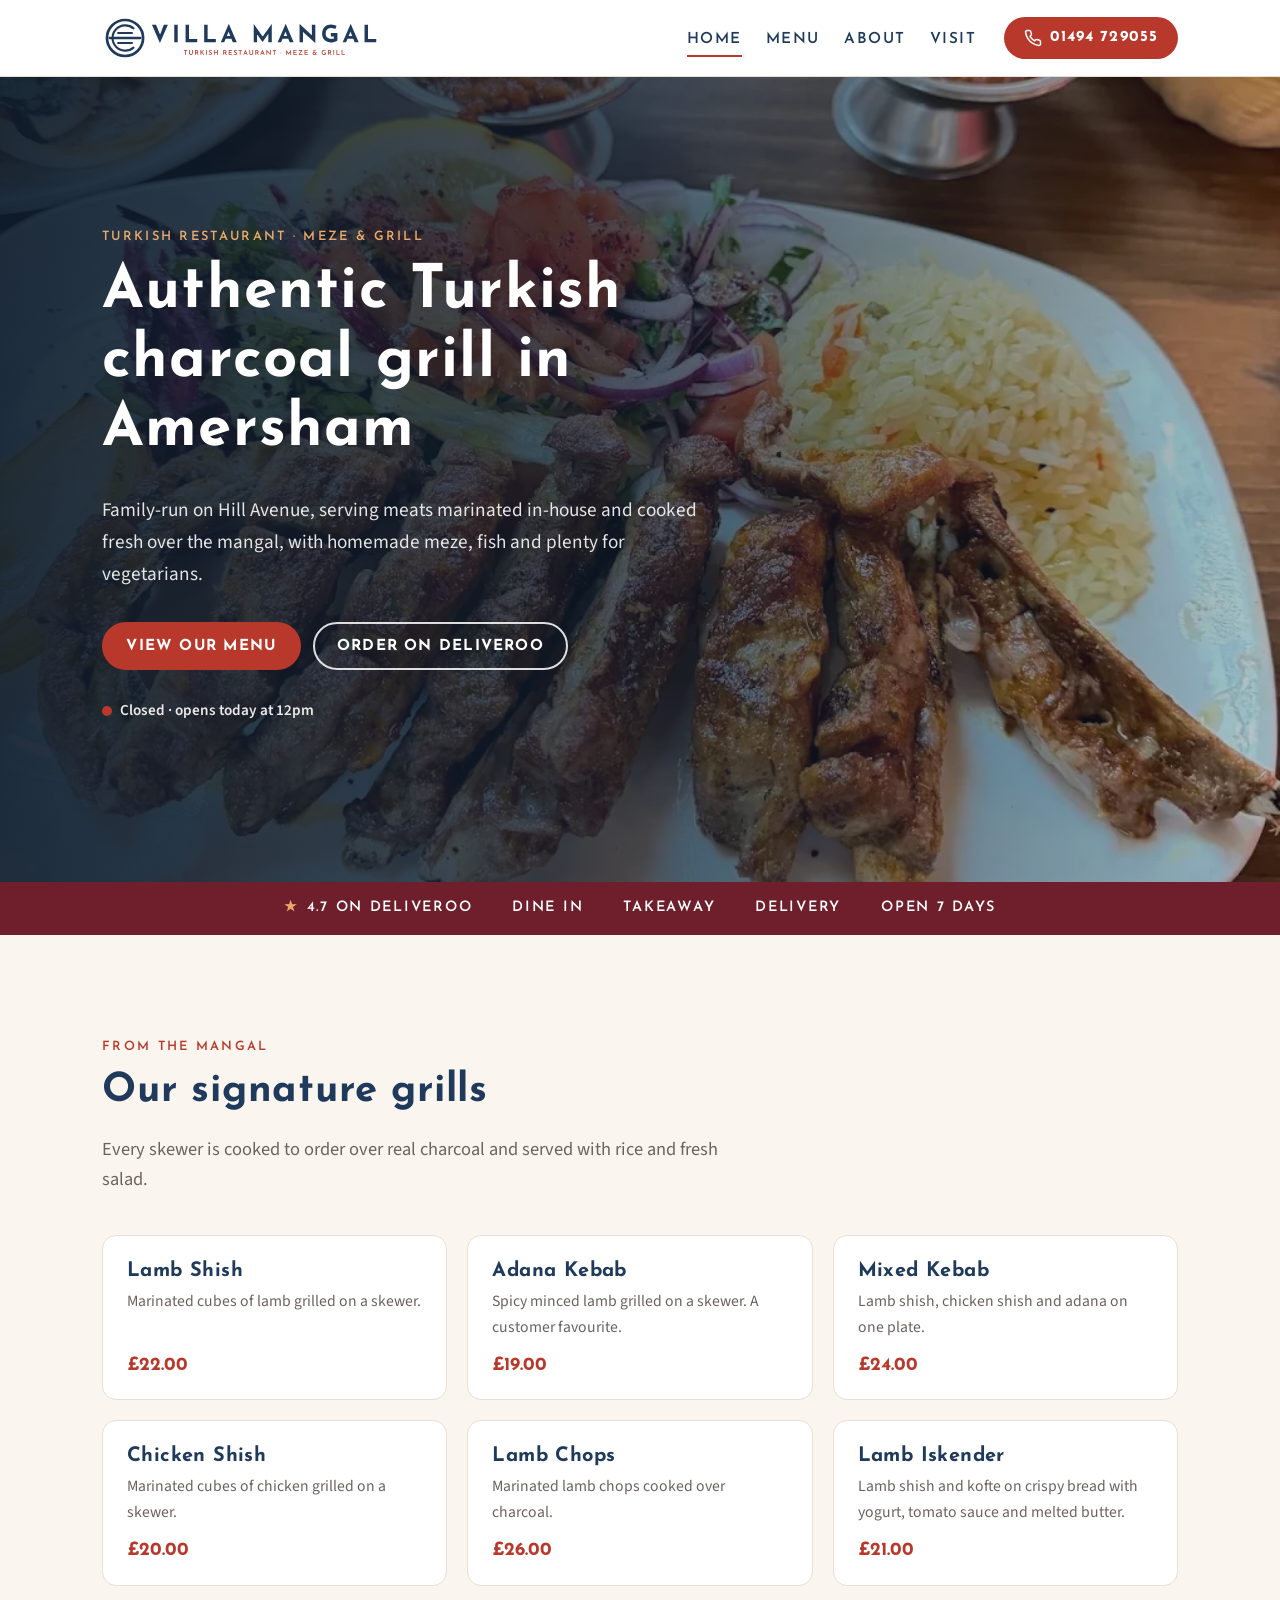
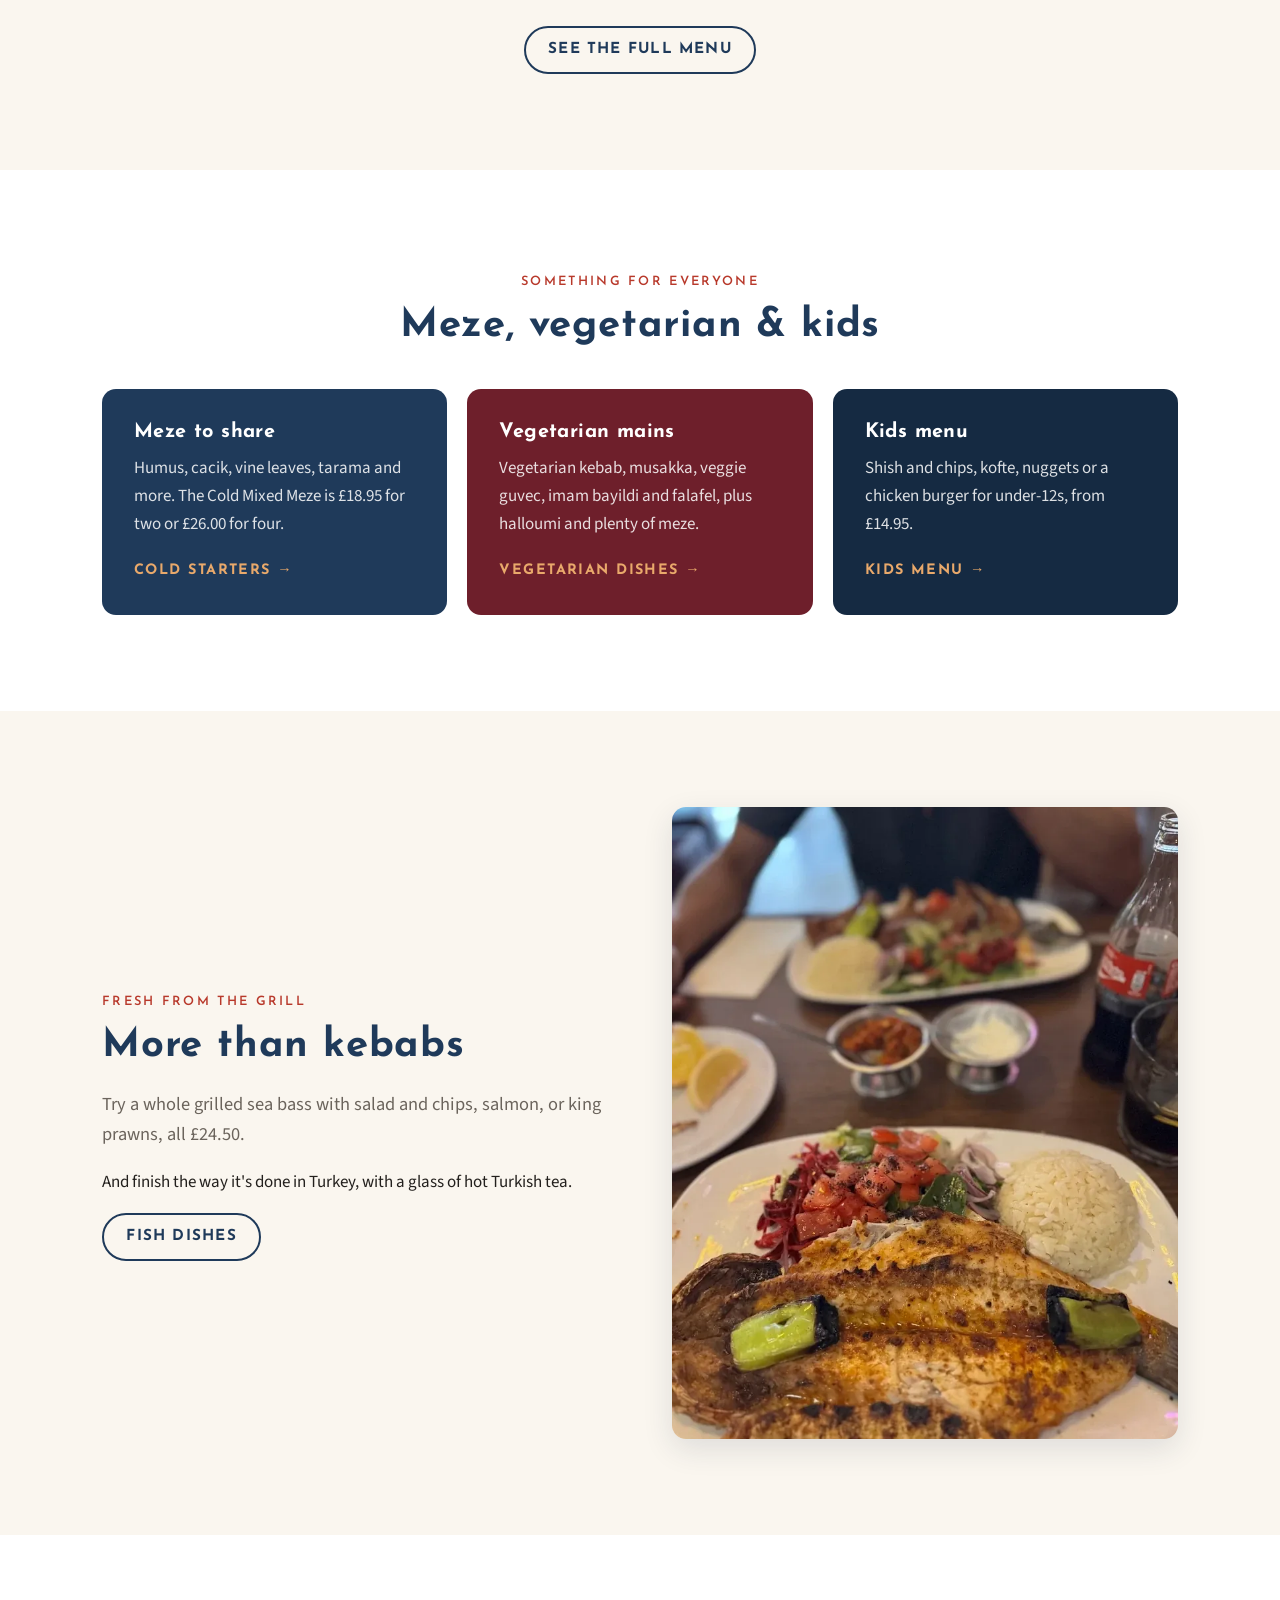
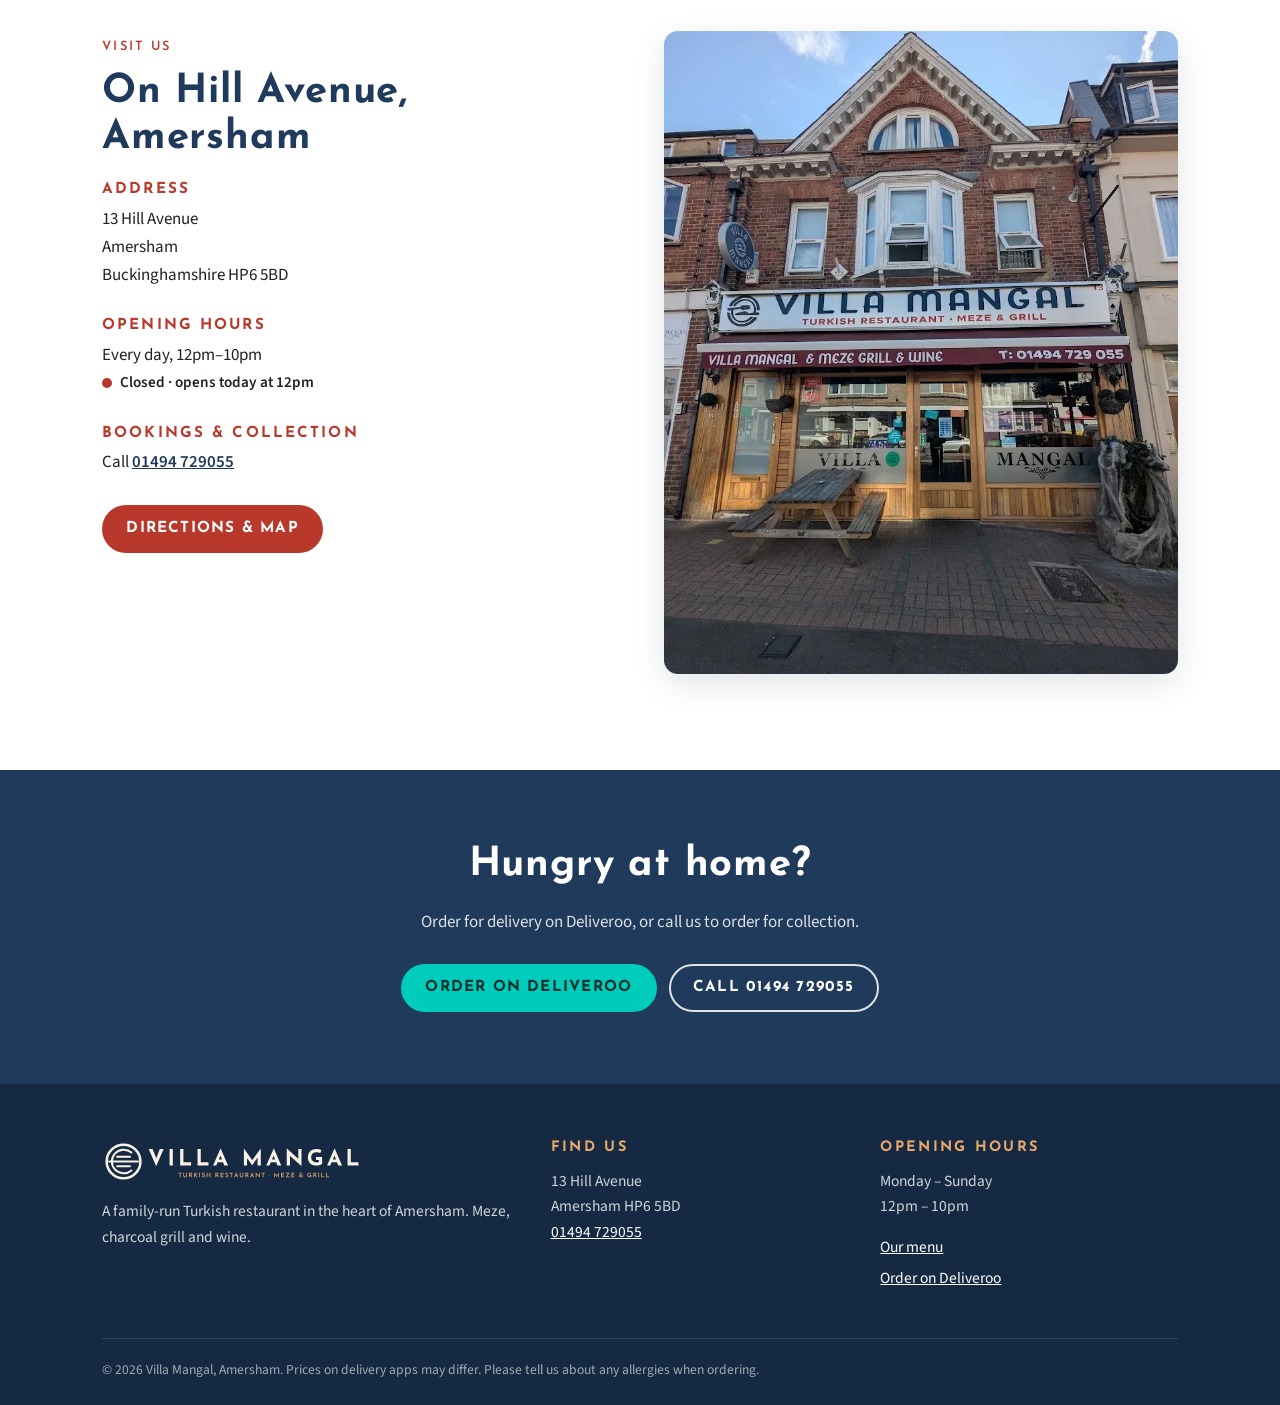
<file: index.html>
<!doctype html>
<html lang="en-GB">
<head>
  <meta charset="utf-8">
  <meta name="viewport" content="width=device-width, initial-scale=1">
  <title>Villa Mangal | Turkish Restaurant, Meze &amp; Grill in Amersham</title>
  <meta name="description" content="Family-run Turkish restaurant on Hill Avenue, Amersham. Charcoal-grilled kebabs, lamb chops, fresh meze and fish. Open daily 12pm–10pm. Dine in, takeaway or order on Deliveroo.">
  <meta name="theme-color" content="#1f3a5a">
  <meta property="og:type" content="restaurant">
  <meta property="og:title" content="Villa Mangal | Turkish Restaurant, Meze &amp; Grill in Amersham">
  <meta property="og:description" content="Charcoal-grilled kebabs, meze and fish on Hill Avenue, Amersham. Open daily 12pm–10pm.">
  <meta property="og:image" content="assets/img/og-image.jpg">
  <link rel="icon" href="assets/img/favicon.svg" type="image/svg+xml">
  <link rel="icon" href="assets/img/favicon-32.png" sizes="32x32" type="image/png">
  <link rel="apple-touch-icon" href="assets/img/apple-touch-icon.png">
  <link rel="preconnect" href="https://fonts.googleapis.com">
  <link rel="preconnect" href="https://fonts.gstatic.com" crossorigin>
  <link rel="stylesheet" href="https://fonts.googleapis.com/css2?family=Josefin+Sans:wght@600;700&family=Source+Sans+3:ital,wght@0,400;0,600;1,400&display=swap">
  <link rel="stylesheet" href="assets/css/style.css">
  <script type="application/ld+json">
  {
    "@context": "https://schema.org",
    "@type": "Restaurant",
    "name": "Villa Mangal",
    "description": "Family-run Turkish restaurant serving charcoal-grilled kebabs, meze and fish.",
    "servesCuisine": ["Turkish", "Mediterranean"],
    "priceRange": "££",
    "telephone": "+44 1494 729055",
    "image": "assets/img/storefront.jpg",
    "logo": "assets/img/logo.png",
    "hasMenu": "menu.html",
    "acceptsReservations": "True",
    "address": {
      "@type": "PostalAddress",
      "streetAddress": "13 Hill Avenue",
      "addressLocality": "Amersham",
      "addressRegion": "Buckinghamshire",
      "postalCode": "HP6 5BD",
      "addressCountry": "GB"
    },
    "openingHoursSpecification": [{
      "@type": "OpeningHoursSpecification",
      "dayOfWeek": ["Monday", "Tuesday", "Wednesday", "Thursday", "Friday", "Saturday", "Sunday"],
      "opens": "12:00",
      "closes": "22:00"
    }],
    "sameAs": ["https://deliveroo.co.uk/menu/london/amersham/villa-mangal"]
  }
  </script>
</head>
<body>
  <a class="skip-link" href="#main">Skip to content</a>

  <header class="site-header">
    <div class="wrap header-inner">
      <a class="brand" href="index.html" aria-label="Villa Mangal home">
        <img src="assets/img/logo.svg" alt="Villa Mangal — Turkish Restaurant, Meze &amp; Grill" width="277" height="46">
      </a>
      <button class="nav-toggle" type="button" aria-expanded="false" aria-controls="site-nav" aria-label="Open navigation">
        <svg viewBox="0 0 24 24" fill="none" stroke="currentColor" stroke-width="2" stroke-linecap="round" aria-hidden="true"><path d="M4 7h16M4 12h16M4 17h16"/></svg>
      </button>
      <nav id="site-nav" class="nav" aria-label="Main">
        <ul class="nav-links">
          <li><a href="index.html" aria-current="page">Home</a></li>
          <li><a href="menu.html">Menu</a></li>
          <li><a href="about.html">About</a></li>
          <li><a href="contact.html">Visit</a></li>
        </ul>
        <a class="btn btn-primary" href="tel:+441494729055">
          <svg viewBox="0 0 24 24" fill="none" stroke="currentColor" stroke-width="2" stroke-linecap="round" stroke-linejoin="round" aria-hidden="true"><path d="M22 16.9v3a2 2 0 0 1-2.2 2 19.8 19.8 0 0 1-8.6-3.1 19.5 19.5 0 0 1-6-6A19.8 19.8 0 0 1 2.1 4.2 2 2 0 0 1 4.1 2h3a2 2 0 0 1 2 1.7c.1.9.4 1.8.7 2.7a2 2 0 0 1-.5 2.1L8 9.8a16 16 0 0 0 6 6l1.3-1.3a2 2 0 0 1 2.1-.4c.9.3 1.8.6 2.7.7a2 2 0 0 1 1.7 2z"/></svg>
          01494 729055
        </a>
      </nav>
    </div>
  </header>

  <main id="main">
    <section class="hero">
      <div class="hero-media">
        <picture>
          <source srcset="assets/img/lamb-ribs.webp" type="image/webp">
          <img src="assets/img/lamb-ribs.jpg" alt="" width="1020" height="1020" fetchpriority="high">
        </picture>
      </div>
      <div class="wrap">
        <div class="hero-content">
          <span class="eyebrow">Turkish Restaurant · Meze &amp; Grill</span>
          <h1>Authentic Turkish charcoal grill in Amersham</h1>
          <p class="hero-lead">Family-run on Hill Avenue, serving meats marinated in-house and cooked fresh over the mangal, with homemade meze, fish and plenty for vegetarians.</p>
          <div class="btn-row">
            <a class="btn btn-primary" href="menu.html">View our menu</a>
            <a class="btn btn-light" href="https://deliveroo.co.uk/menu/london/amersham/villa-mangal" target="_blank" rel="noopener">Order on Deliveroo</a>
          </div>
          <p class="status" data-open-status>Open daily 12pm–10pm</p>
        </div>
      </div>
    </section>

    <div class="facts">
      <div class="wrap">
        <ul>
          <li><span class="star" aria-hidden="true">★</span> 4.7 on Deliveroo</li>
          <li>Dine in</li>
          <li>Takeaway</li>
          <li>Delivery</li>
          <li>Open 7 days</li>
        </ul>
      </div>
    </div>

    <section class="section">
      <div class="wrap">
        <div class="section-head">
          <span class="eyebrow">From the mangal</span>
          <h2>Our signature grills</h2>
          <p class="lead">Every skewer is cooked to order over real charcoal and served with rice and fresh salad.</p>
        </div>
        <div class="cards">
          <article class="card">
            <h3>Lamb Shish</h3>
            <p>Marinated cubes of lamb grilled on a skewer.</p>
            <span class="price">£22.00</span>
          </article>
          <article class="card">
            <h3>Adana Kebab</h3>
            <p>Spicy minced lamb grilled on a skewer. A customer favourite.</p>
            <span class="price">£19.00</span>
          </article>
          <article class="card">
            <h3>Mixed Kebab</h3>
            <p>Lamb shish, chicken shish and adana on one plate.</p>
            <span class="price">£24.00</span>
          </article>
          <article class="card">
            <h3>Chicken Shish</h3>
            <p>Marinated cubes of chicken grilled on a skewer.</p>
            <span class="price">£20.00</span>
          </article>
          <article class="card">
            <h3>Lamb Chops</h3>
            <p>Marinated lamb chops cooked over charcoal.</p>
            <span class="price">£26.00</span>
          </article>
          <article class="card">
            <h3>Lamb Iskender</h3>
            <p>Lamb shish and kofte on crispy bread with yogurt, tomato sauce and melted butter.</p>
            <span class="price">£21.00</span>
          </article>
        </div>
        <div class="center-cta">
          <a class="btn btn-outline" href="menu.html">See the full menu</a>
        </div>
      </div>
    </section>

    <section class="section section-alt">
      <div class="wrap">
        <div class="section-head center">
          <span class="eyebrow">Something for everyone</span>
          <h2>Meze, vegetarian &amp; kids</h2>
        </div>
        <div class="tiles">
          <div class="tile">
            <h3>Meze to share</h3>
            <p>Humus, cacik, vine leaves, tarama and more. The Cold Mixed Meze is £18.95 for two or £26.00 for four.</p>
            <a href="menu.html#cold-starters">Cold starters →</a>
          </div>
          <div class="tile">
            <h3>Vegetarian mains</h3>
            <p>Vegetarian kebab, musakka, veggie guvec, imam bayildi and falafel, plus halloumi and plenty of meze.</p>
            <a href="menu.html#vegetarian">Vegetarian dishes →</a>
          </div>
          <div class="tile">
            <h3>Kids menu</h3>
            <p>Shish and chips, kofte, nuggets or a chicken burger for under-12s, from £14.95.</p>
            <a href="menu.html#kids">Kids menu →</a>
          </div>
        </div>
      </div>
    </section>

    <section class="section">
      <div class="wrap split">
        <div>
          <span class="eyebrow">Fresh from the grill</span>
          <h2>More than kebabs</h2>
          <p class="lead">Try a whole grilled sea bass with salad and chips, salmon, or king prawns, all £24.50.</p>
          <p>And finish the way it's done in Turkey, with a glass of hot Turkish tea.</p>
          <a class="btn btn-outline" href="menu.html#fish">Fish dishes</a>
        </div>
        <div class="split-media">
          <picture>
            <source srcset="assets/img/sea-bass.webp" type="image/webp">
            <img src="assets/img/sea-bass.jpg" alt="Grilled sea bass with rice and salad" width="765" height="1020" loading="lazy">
          </picture>
        </div>
      </div>
    </section>

    <section class="section section-alt">
      <div class="wrap info-grid">
        <div>
          <span class="eyebrow">Visit us</span>
          <h2>On Hill Avenue, Amersham</h2>
          <div class="info-block">
            <h3>Address</h3>
            <address>13 Hill Avenue<br>Amersham<br>Buckinghamshire HP6 5BD</address>
          </div>
          <div class="info-block">
            <h3>Opening hours</h3>
            <p>Every day, 12pm–10pm<br><span class="status" data-open-status></span></p>
          </div>
          <div class="info-block">
            <h3>Bookings &amp; collection</h3>
            <p>Call <a href="tel:+441494729055">01494 729055</a></p>
          </div>
          <a class="btn btn-primary" href="contact.html">Directions &amp; map</a>
        </div>
        <div class="split-media">
          <picture>
            <source srcset="assets/img/storefront.webp" type="image/webp">
            <img src="assets/img/storefront.jpg" alt="The Villa Mangal restaurant front on Hill Avenue, Amersham" width="768" height="1020" loading="lazy">
          </picture>
        </div>
      </div>
    </section>

    <section class="cta-band">
      <div class="wrap">
        <h2>Hungry at home?</h2>
        <p>Order for delivery on Deliveroo, or call us to order for collection.</p>
        <div class="btn-row">
          <a class="btn btn-deliveroo" href="https://deliveroo.co.uk/menu/london/amersham/villa-mangal" target="_blank" rel="noopener">Order on Deliveroo</a>
          <a class="btn btn-light" href="tel:+441494729055">Call 01494 729055</a>
        </div>
      </div>
    </section>
  </main>

  <footer class="site-footer">
    <div class="wrap">
      <div class="footer-grid">
        <div>
          <img class="footer-logo" src="assets/img/logo-light.svg" alt="Villa Mangal" width="260" height="43" loading="lazy">
          <p>A family-run Turkish restaurant in the heart of Amersham. Meze, charcoal grill and wine.</p>
        </div>
        <div>
          <h2>Find us</h2>
          <address>13 Hill Avenue<br>Amersham HP6 5BD</address>
          <p><a href="tel:+441494729055">01494 729055</a></p>
        </div>
        <div>
          <h2>Opening hours</h2>
          <p>Monday – Sunday<br>12pm – 10pm</p>
          <ul>
            <li><a href="menu.html">Our menu</a></li>
            <li><a href="https://deliveroo.co.uk/menu/london/amersham/villa-mangal" target="_blank" rel="noopener">Order on Deliveroo</a></li>
          </ul>
        </div>
      </div>
      <div class="footer-bottom">
        © <span data-year>2026</span> Villa Mangal, Amersham. Prices on delivery apps may differ. Please tell us about any allergies when ordering.
      </div>
    </div>
  </footer>

  <div class="action-bar">
    <a class="btn btn-primary" href="tel:+441494729055">Call</a>
    <a class="btn btn-deliveroo" href="https://deliveroo.co.uk/menu/london/amersham/villa-mangal" target="_blank" rel="noopener">Order</a>
  </div>

  <script src="assets/js/main.js" defer></script>
</body>
</html>
</file>
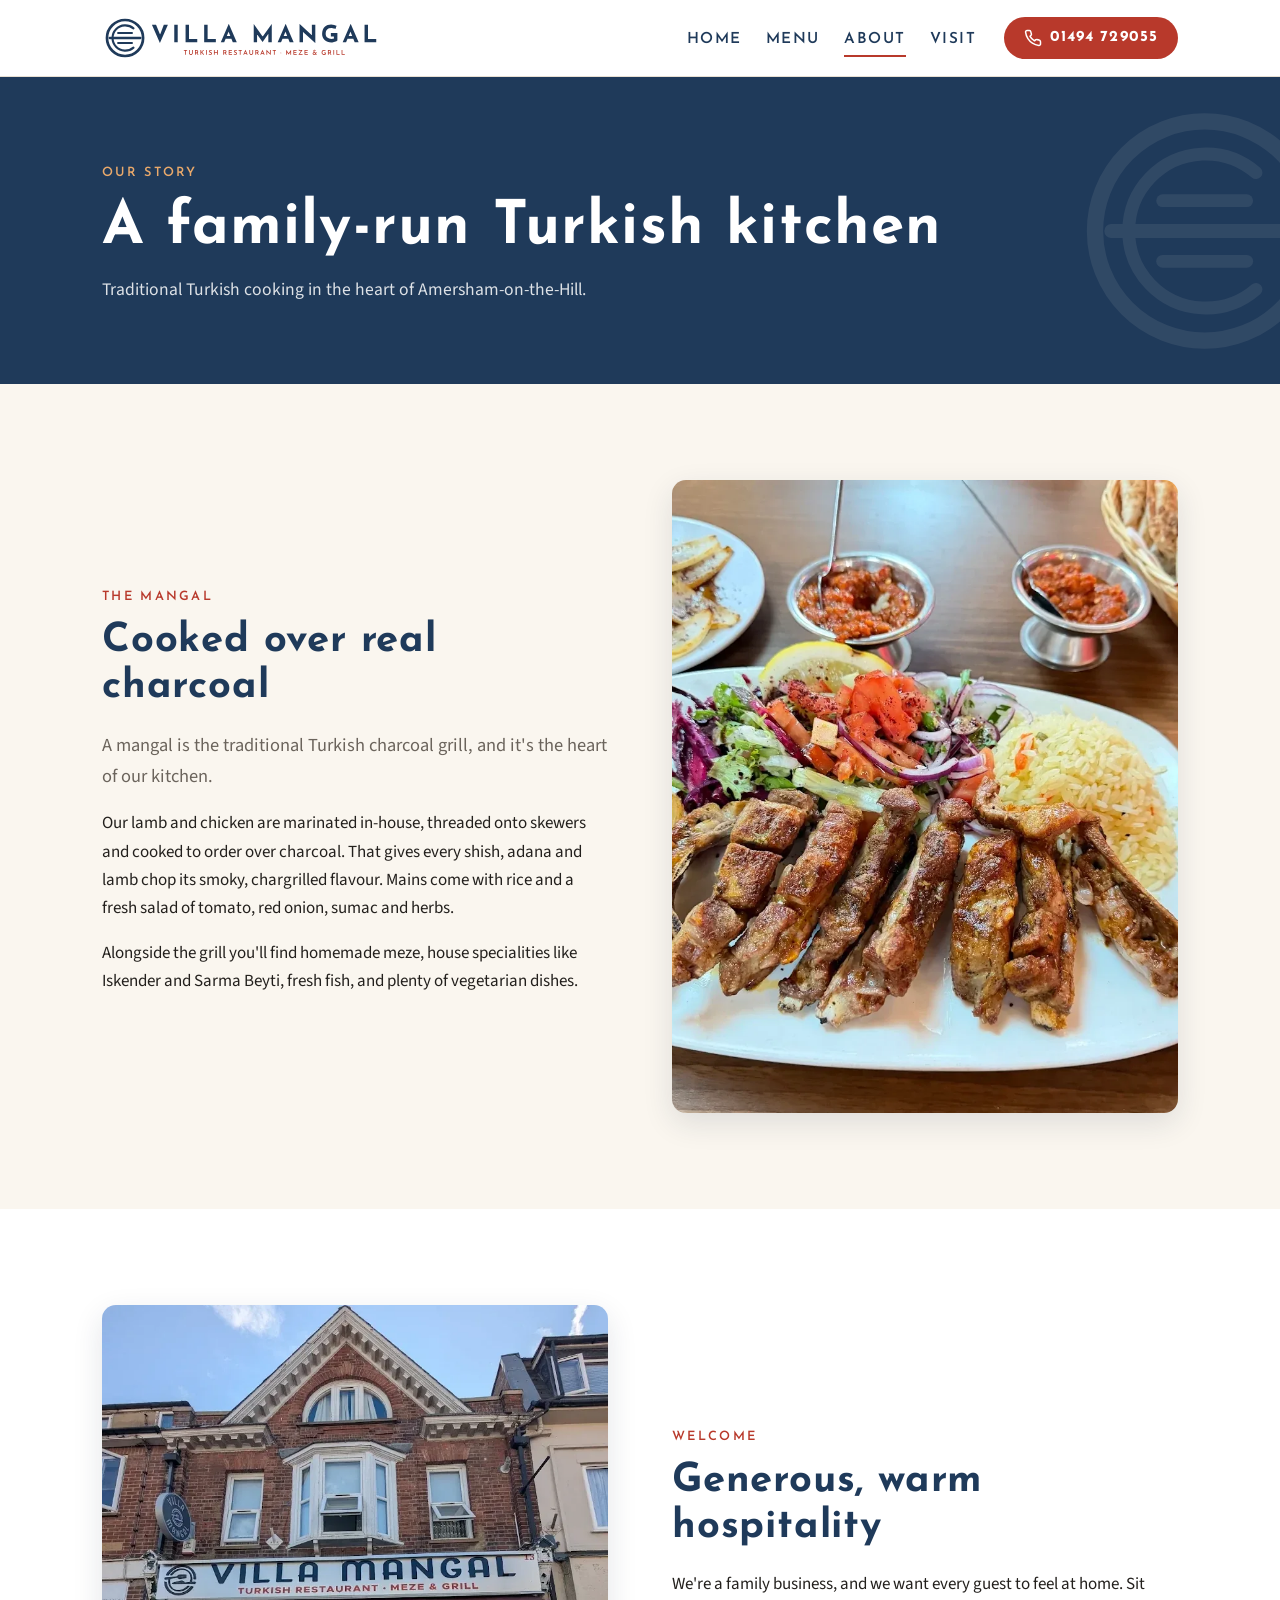
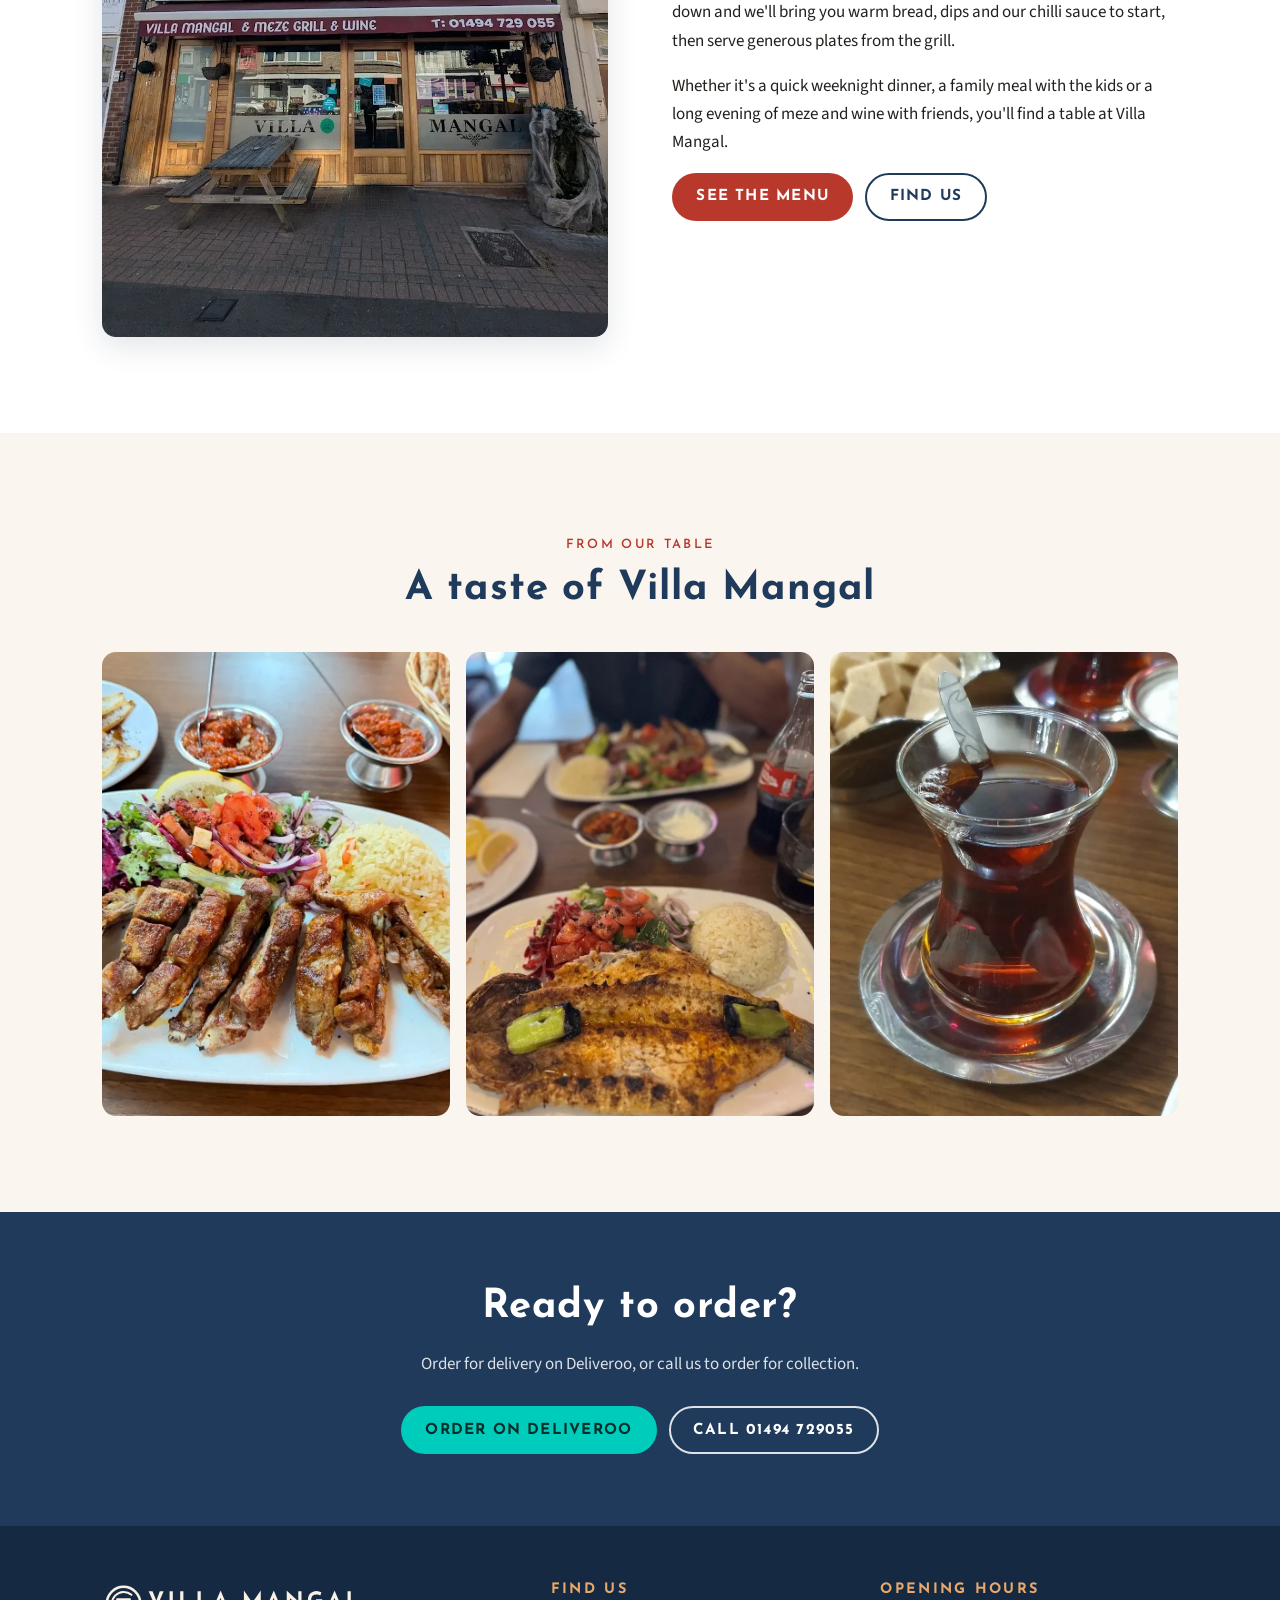
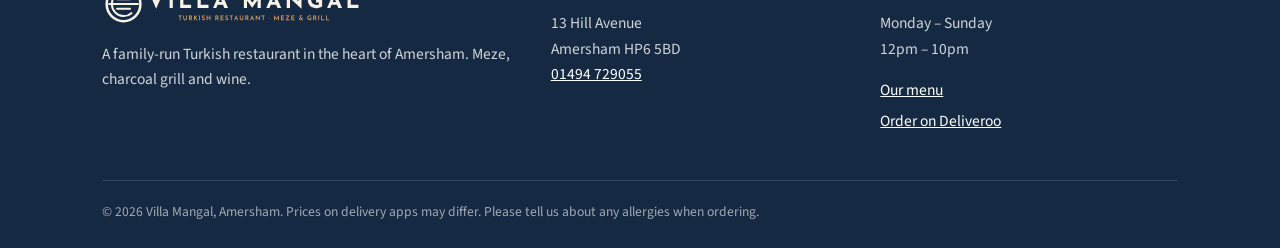
<file: about.html>
<!doctype html>
<html lang="en-GB">
<head>
  <meta charset="utf-8">
  <meta name="viewport" content="width=device-width, initial-scale=1">
  <title>About Us | Villa Mangal, Amersham</title>
  <meta name="description" content="Villa Mangal is a family-run Turkish restaurant in the heart of Amersham, serving meze, charcoal-grilled kebabs, fish and wine.">
  <meta name="theme-color" content="#1f3a5a">
  <meta property="og:type" content="website">
  <meta property="og:title" content="About Us | Villa Mangal, Amersham">
  <meta property="og:description" content="Villa Mangal is a family-run Turkish restaurant in the heart of Amersham, serving meze, charcoal-grilled kebabs, fish and wine.">
  <meta property="og:image" content="assets/img/og-image.jpg">
  <link rel="icon" href="assets/img/favicon.svg" type="image/svg+xml">
  <link rel="icon" href="assets/img/favicon-32.png" sizes="32x32" type="image/png">
  <link rel="apple-touch-icon" href="assets/img/apple-touch-icon.png">
  <link rel="preconnect" href="https://fonts.googleapis.com">
  <link rel="preconnect" href="https://fonts.gstatic.com" crossorigin>
  <link rel="stylesheet" href="https://fonts.googleapis.com/css2?family=Josefin+Sans:wght@600;700&family=Source+Sans+3:ital,wght@0,400;0,600;1,400&display=swap">
  <link rel="stylesheet" href="assets/css/style.css">
</head>
<body>
  <a class="skip-link" href="#main">Skip to content</a>

  <header class="site-header">
    <div class="wrap header-inner">
      <a class="brand" href="index.html" aria-label="Villa Mangal home">
        <img src="assets/img/logo.svg" alt="Villa Mangal — Turkish Restaurant, Meze &amp; Grill" width="277" height="46">
      </a>
      <button class="nav-toggle" type="button" aria-expanded="false" aria-controls="site-nav" aria-label="Open navigation">
        <svg viewBox="0 0 24 24" fill="none" stroke="currentColor" stroke-width="2" stroke-linecap="round" aria-hidden="true"><path d="M4 7h16M4 12h16M4 17h16"/></svg>
      </button>
      <nav id="site-nav" class="nav" aria-label="Main">
        <ul class="nav-links">
          <li><a href="index.html">Home</a></li>
          <li><a href="menu.html">Menu</a></li>
          <li><a href="about.html" aria-current="page">About</a></li>
          <li><a href="contact.html">Visit</a></li>
        </ul>
        <a class="btn btn-primary" href="tel:+441494729055">
          <svg viewBox="0 0 24 24" fill="none" stroke="currentColor" stroke-width="2" stroke-linecap="round" stroke-linejoin="round" aria-hidden="true"><path d="M22 16.9v3a2 2 0 0 1-2.2 2 19.8 19.8 0 0 1-8.6-3.1 19.5 19.5 0 0 1-6-6A19.8 19.8 0 0 1 2.1 4.2 2 2 0 0 1 4.1 2h3a2 2 0 0 1 2 1.7c.1.9.4 1.8.7 2.7a2 2 0 0 1-.5 2.1L8 9.8a16 16 0 0 0 6 6l1.3-1.3a2 2 0 0 1 2.1-.4c.9.3 1.8.6 2.7.7a2 2 0 0 1 1.7 2z"/></svg>
          01494 729055
        </a>
      </nav>
    </div>
  </header>

  <main id="main">
    <section class="page-hero">
      <div class="wrap">
        <span class="eyebrow">Our story</span>
        <h1>A family-run Turkish kitchen</h1>
        <p>Traditional Turkish cooking in the heart of Amersham-on-the-Hill.</p>
      </div>
    </section>

    <section class="section">
      <div class="wrap split">
        <div>
          <span class="eyebrow">The mangal</span>
          <h2>Cooked over real charcoal</h2>
          <p class="lead">A mangal is the traditional Turkish charcoal grill, and it's the heart of our kitchen.</p>
          <p>Our lamb and chicken are marinated in-house, threaded onto skewers and cooked to order over charcoal. That gives every shish, adana and lamb chop its smoky, chargrilled flavour. Mains come with rice and a fresh salad of tomato, red onion, sumac and herbs.</p>
          <p>Alongside the grill you'll find homemade meze, house specialities like Iskender and Sarma Beyti, fresh fish, and plenty of vegetarian dishes.</p>
        </div>
        <div class="split-media">
          <picture>
            <source srcset="assets/img/lamb-ribs.webp" type="image/webp">
            <img src="assets/img/lamb-ribs.jpg" alt="Charcoal-grilled lamb with rice, salad and chilli sauce" width="1020" height="1020" loading="lazy">
          </picture>
        </div>
      </div>
    </section>

    <section class="section section-alt">
      <div class="wrap split">
        <div class="split-media">
          <picture>
            <source srcset="assets/img/storefront.webp" type="image/webp">
            <img src="assets/img/storefront.jpg" alt="The Villa Mangal restaurant front on Hill Avenue" width="768" height="1020" loading="lazy">
          </picture>
        </div>
        <div>
          <span class="eyebrow">Welcome</span>
          <h2>Generous, warm hospitality</h2>
          <p>We're a family business, and we want every guest to feel at home. Sit down and we'll bring you warm bread, dips and our chilli sauce to start, then serve generous plates from the grill.</p>
          <p>Whether it's a quick weeknight dinner, a family meal with the kids or a long evening of meze and wine with friends, you'll find a table at Villa Mangal.</p>
          <div class="btn-row">
            <a class="btn btn-primary" href="menu.html">See the menu</a>
            <a class="btn btn-outline" href="contact.html">Find us</a>
          </div>
        </div>
      </div>
    </section>

    <section class="section">
      <div class="wrap">
        <div class="section-head center">
          <span class="eyebrow">From our table</span>
          <h2>A taste of Villa Mangal</h2>
        </div>
        <div class="gallery">
          <figure>
            <picture>
              <source srcset="assets/img/lamb-ribs.webp" type="image/webp">
              <img src="assets/img/lamb-ribs.jpg" alt="Grilled lamb with rice and salad" width="1020" height="1020" loading="lazy">
            </picture>
          </figure>
          <figure>
            <picture>
              <source srcset="assets/img/sea-bass.webp" type="image/webp">
              <img src="assets/img/sea-bass.jpg" alt="Grilled sea bass with rice and salad" width="765" height="1020" loading="lazy">
            </picture>
          </figure>
          <figure>
            <picture>
              <source srcset="assets/img/turkish-tea.webp" type="image/webp">
              <img src="assets/img/turkish-tea.jpg" alt="Turkish tea in a traditional tulip glass" width="765" height="1020" loading="lazy">
            </picture>
          </figure>
        </div>
      </div>
    </section>

    <section class="cta-band">
      <div class="wrap">
        <h2>Ready to order?</h2>
        <p>Order for delivery on Deliveroo, or call us to order for collection.</p>
        <div class="btn-row">
          <a class="btn btn-deliveroo" href="https://deliveroo.co.uk/menu/london/amersham/villa-mangal" target="_blank" rel="noopener">Order on Deliveroo</a>
          <a class="btn btn-light" href="tel:+441494729055">Call 01494 729055</a>
        </div>
      </div>
    </section>
  </main>

  <footer class="site-footer">
    <div class="wrap">
      <div class="footer-grid">
        <div>
          <img class="footer-logo" src="assets/img/logo-light.svg" alt="Villa Mangal" width="260" height="43" loading="lazy">
          <p>A family-run Turkish restaurant in the heart of Amersham. Meze, charcoal grill and wine.</p>
        </div>
        <div>
          <h2>Find us</h2>
          <address>13 Hill Avenue<br>Amersham HP6 5BD</address>
          <p><a href="tel:+441494729055">01494 729055</a></p>
        </div>
        <div>
          <h2>Opening hours</h2>
          <p>Monday – Sunday<br>12pm – 10pm</p>
          <ul>
            <li><a href="menu.html">Our menu</a></li>
            <li><a href="https://deliveroo.co.uk/menu/london/amersham/villa-mangal" target="_blank" rel="noopener">Order on Deliveroo</a></li>
          </ul>
        </div>
      </div>
      <div class="footer-bottom">
        © <span data-year>2026</span> Villa Mangal, Amersham. Prices on delivery apps may differ. Please tell us about any allergies when ordering.
      </div>
    </div>
  </footer>

  <div class="action-bar">
    <a class="btn btn-primary" href="tel:+441494729055">Call</a>
    <a class="btn btn-deliveroo" href="https://deliveroo.co.uk/menu/london/amersham/villa-mangal" target="_blank" rel="noopener">Order</a>
  </div>

  <script src="assets/js/main.js" defer></script>
</body>
</html>
</file>
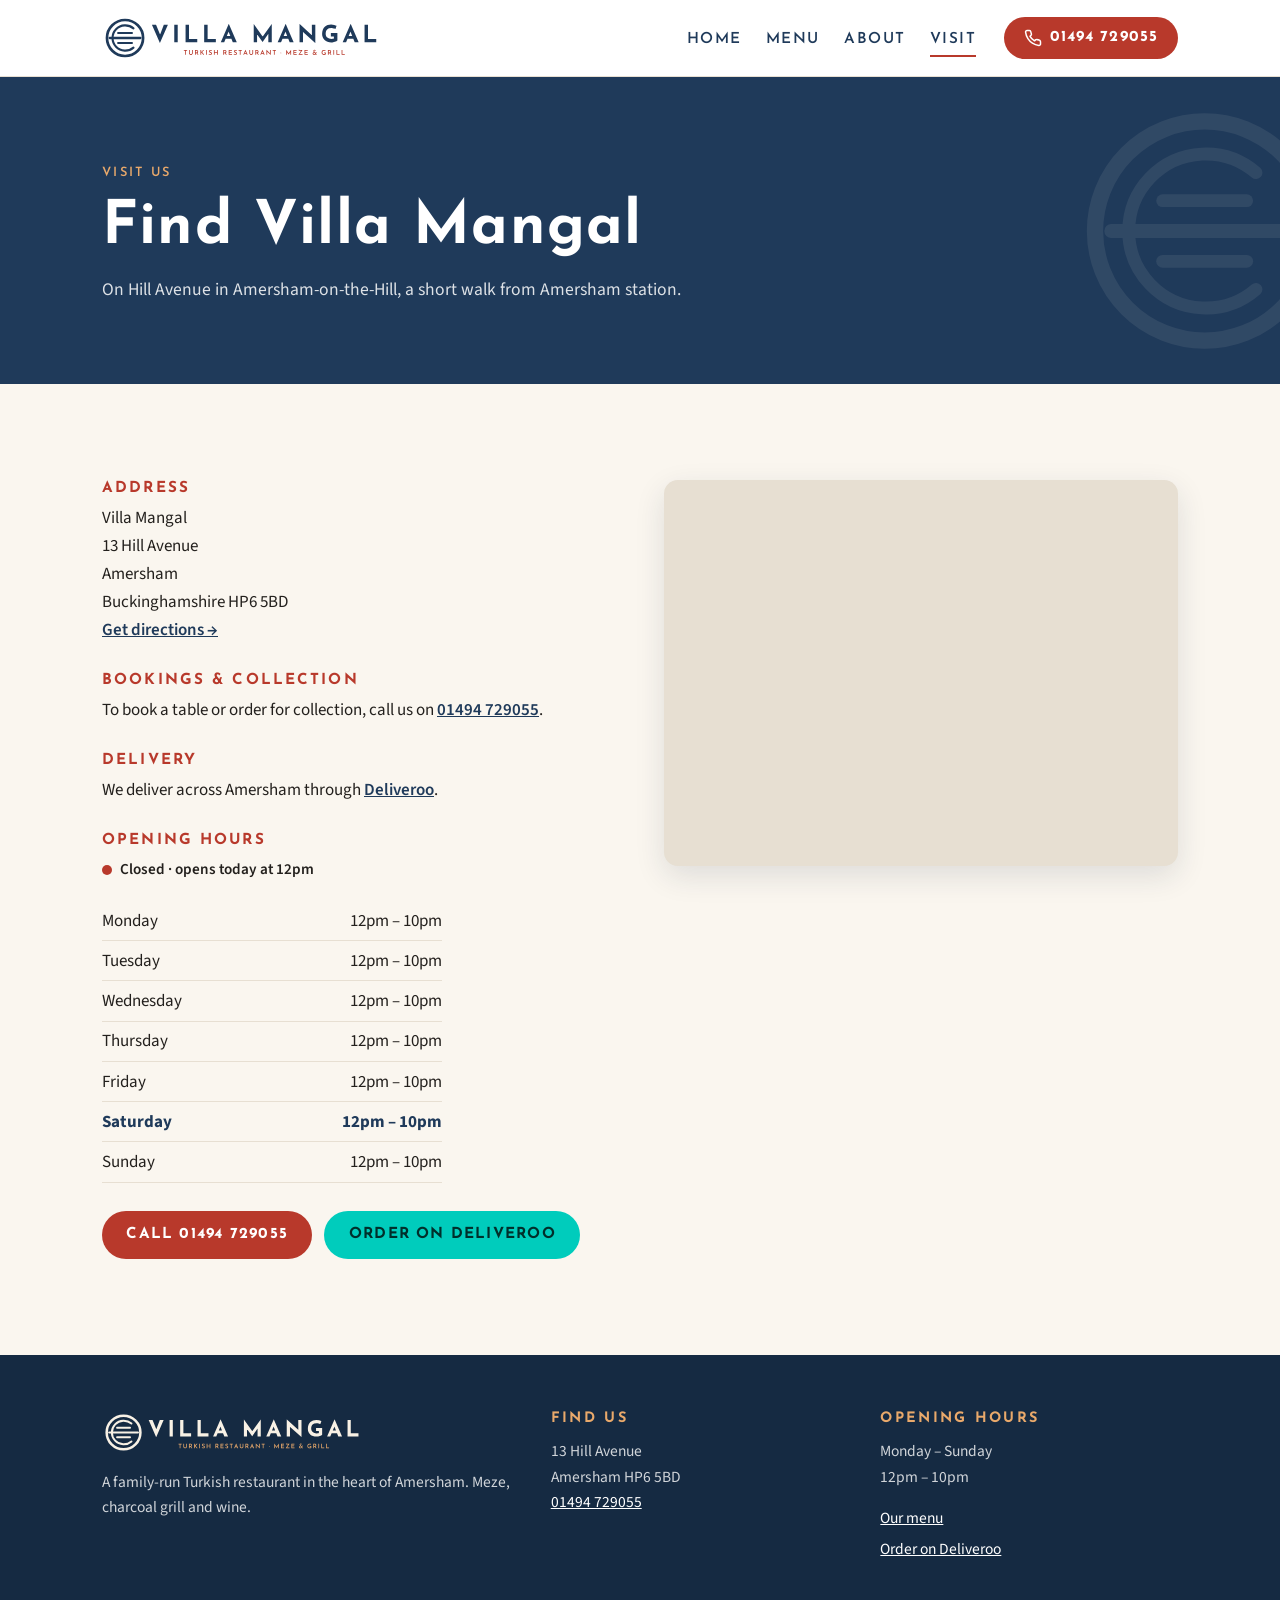
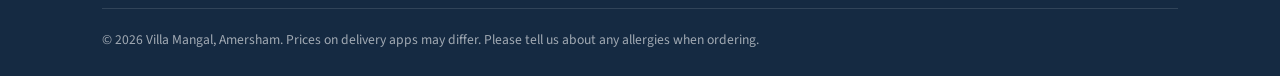
<file: contact.html>
<!doctype html>
<html lang="en-GB">
<head>
  <meta charset="utf-8">
  <meta name="viewport" content="width=device-width, initial-scale=1">
  <title>Visit Us | Villa Mangal, Amersham</title>
  <meta name="description" content="Find Villa Mangal at 13 Hill Avenue, Amersham HP6 5BD. Open every day 12pm–10pm. Call 01494 729055 to book a table or order for collection.">
  <meta name="theme-color" content="#1f3a5a">
  <meta property="og:type" content="website">
  <meta property="og:title" content="Visit Us | Villa Mangal, Amersham">
  <meta property="og:description" content="Find Villa Mangal at 13 Hill Avenue, Amersham HP6 5BD. Open every day 12pm–10pm. Call 01494 729055 to book a table or order for collection.">
  <meta property="og:image" content="assets/img/og-image.jpg">
  <link rel="icon" href="assets/img/favicon.svg" type="image/svg+xml">
  <link rel="icon" href="assets/img/favicon-32.png" sizes="32x32" type="image/png">
  <link rel="apple-touch-icon" href="assets/img/apple-touch-icon.png">
  <link rel="preconnect" href="https://fonts.googleapis.com">
  <link rel="preconnect" href="https://fonts.gstatic.com" crossorigin>
  <link rel="stylesheet" href="https://fonts.googleapis.com/css2?family=Josefin+Sans:wght@600;700&family=Source+Sans+3:ital,wght@0,400;0,600;1,400&display=swap">
  <link rel="stylesheet" href="assets/css/style.css">
</head>
<body>
  <a class="skip-link" href="#main">Skip to content</a>

  <header class="site-header">
    <div class="wrap header-inner">
      <a class="brand" href="index.html" aria-label="Villa Mangal home">
        <img src="assets/img/logo.svg" alt="Villa Mangal — Turkish Restaurant, Meze &amp; Grill" width="277" height="46">
      </a>
      <button class="nav-toggle" type="button" aria-expanded="false" aria-controls="site-nav" aria-label="Open navigation">
        <svg viewBox="0 0 24 24" fill="none" stroke="currentColor" stroke-width="2" stroke-linecap="round" aria-hidden="true"><path d="M4 7h16M4 12h16M4 17h16"/></svg>
      </button>
      <nav id="site-nav" class="nav" aria-label="Main">
        <ul class="nav-links">
          <li><a href="index.html">Home</a></li>
          <li><a href="menu.html">Menu</a></li>
          <li><a href="about.html">About</a></li>
          <li><a href="contact.html" aria-current="page">Visit</a></li>
        </ul>
        <a class="btn btn-primary" href="tel:+441494729055">
          <svg viewBox="0 0 24 24" fill="none" stroke="currentColor" stroke-width="2" stroke-linecap="round" stroke-linejoin="round" aria-hidden="true"><path d="M22 16.9v3a2 2 0 0 1-2.2 2 19.8 19.8 0 0 1-8.6-3.1 19.5 19.5 0 0 1-6-6A19.8 19.8 0 0 1 2.1 4.2 2 2 0 0 1 4.1 2h3a2 2 0 0 1 2 1.7c.1.9.4 1.8.7 2.7a2 2 0 0 1-.5 2.1L8 9.8a16 16 0 0 0 6 6l1.3-1.3a2 2 0 0 1 2.1-.4c.9.3 1.8.6 2.7.7a2 2 0 0 1 1.7 2z"/></svg>
          01494 729055
        </a>
      </nav>
    </div>
  </header>

  <main id="main">
    <section class="page-hero">
      <div class="wrap">
        <span class="eyebrow">Visit us</span>
        <h1>Find Villa Mangal</h1>
        <p>On Hill Avenue in Amersham-on-the-Hill, a short walk from Amersham station.</p>
      </div>
    </section>

    <section class="section">
      <div class="wrap info-grid">
        <div>
          <div class="info-block">
            <h3>Address</h3>
            <address>Villa Mangal<br>13 Hill Avenue<br>Amersham<br>Buckinghamshire HP6 5BD</address>
            <p><a href="https://www.google.com/maps/dir/?api=1&amp;destination=Villa+Mangal,+13+Hill+Avenue,+Amersham+HP6+5BD" target="_blank" rel="noopener">Get directions →</a></p>
          </div>
          <div class="info-block">
            <h3>Bookings &amp; collection</h3>
            <p>To book a table or order for collection, call us on <a href="tel:+441494729055">01494 729055</a>.</p>
          </div>
          <div class="info-block">
            <h3>Delivery</h3>
            <p>We deliver across Amersham through <a href="https://deliveroo.co.uk/menu/london/amersham/villa-mangal" target="_blank" rel="noopener">Deliveroo</a>.</p>
          </div>
          <div class="info-block">
            <h3>Opening hours</h3>
            <p><span class="status" data-open-status></span></p>
            <table class="hours">
              <caption class="visually-hidden">Opening hours</caption>
              <tbody>
                <tr data-day="1"><th scope="row">Monday</th><td>12pm – 10pm</td></tr>
                <tr data-day="2"><th scope="row">Tuesday</th><td>12pm – 10pm</td></tr>
                <tr data-day="3"><th scope="row">Wednesday</th><td>12pm – 10pm</td></tr>
                <tr data-day="4"><th scope="row">Thursday</th><td>12pm – 10pm</td></tr>
                <tr data-day="5"><th scope="row">Friday</th><td>12pm – 10pm</td></tr>
                <tr data-day="6"><th scope="row">Saturday</th><td>12pm – 10pm</td></tr>
                <tr data-day="0"><th scope="row">Sunday</th><td>12pm – 10pm</td></tr>
              </tbody>
            </table>
          </div>
          <div class="btn-row">
            <a class="btn btn-primary" href="tel:+441494729055">Call 01494 729055</a>
            <a class="btn btn-deliveroo" href="https://deliveroo.co.uk/menu/london/amersham/villa-mangal" target="_blank" rel="noopener">Order on Deliveroo</a>
          </div>
        </div>
        <div>
          <div class="map">
            <iframe title="Map showing Villa Mangal, 13 Hill Avenue, Amersham" src="https://www.google.com/maps?q=Villa+Mangal,+13+Hill+Avenue,+Amersham+HP6+5BD&amp;output=embed" loading="lazy" referrerpolicy="no-referrer-when-downgrade"></iframe>
          </div>
        </div>
      </div>
    </section>
  </main>

  <footer class="site-footer">
    <div class="wrap">
      <div class="footer-grid">
        <div>
          <img class="footer-logo" src="assets/img/logo-light.svg" alt="Villa Mangal" width="260" height="43" loading="lazy">
          <p>A family-run Turkish restaurant in the heart of Amersham. Meze, charcoal grill and wine.</p>
        </div>
        <div>
          <h2>Find us</h2>
          <address>13 Hill Avenue<br>Amersham HP6 5BD</address>
          <p><a href="tel:+441494729055">01494 729055</a></p>
        </div>
        <div>
          <h2>Opening hours</h2>
          <p>Monday – Sunday<br>12pm – 10pm</p>
          <ul>
            <li><a href="menu.html">Our menu</a></li>
            <li><a href="https://deliveroo.co.uk/menu/london/amersham/villa-mangal" target="_blank" rel="noopener">Order on Deliveroo</a></li>
          </ul>
        </div>
      </div>
      <div class="footer-bottom">
        © <span data-year>2026</span> Villa Mangal, Amersham. Prices on delivery apps may differ. Please tell us about any allergies when ordering.
      </div>
    </div>
  </footer>

  <div class="action-bar">
    <a class="btn btn-primary" href="tel:+441494729055">Call</a>
    <a class="btn btn-deliveroo" href="https://deliveroo.co.uk/menu/london/amersham/villa-mangal" target="_blank" rel="noopener">Order</a>
  </div>

  <script src="assets/js/main.js" defer></script>
</body>
</html>
</file>
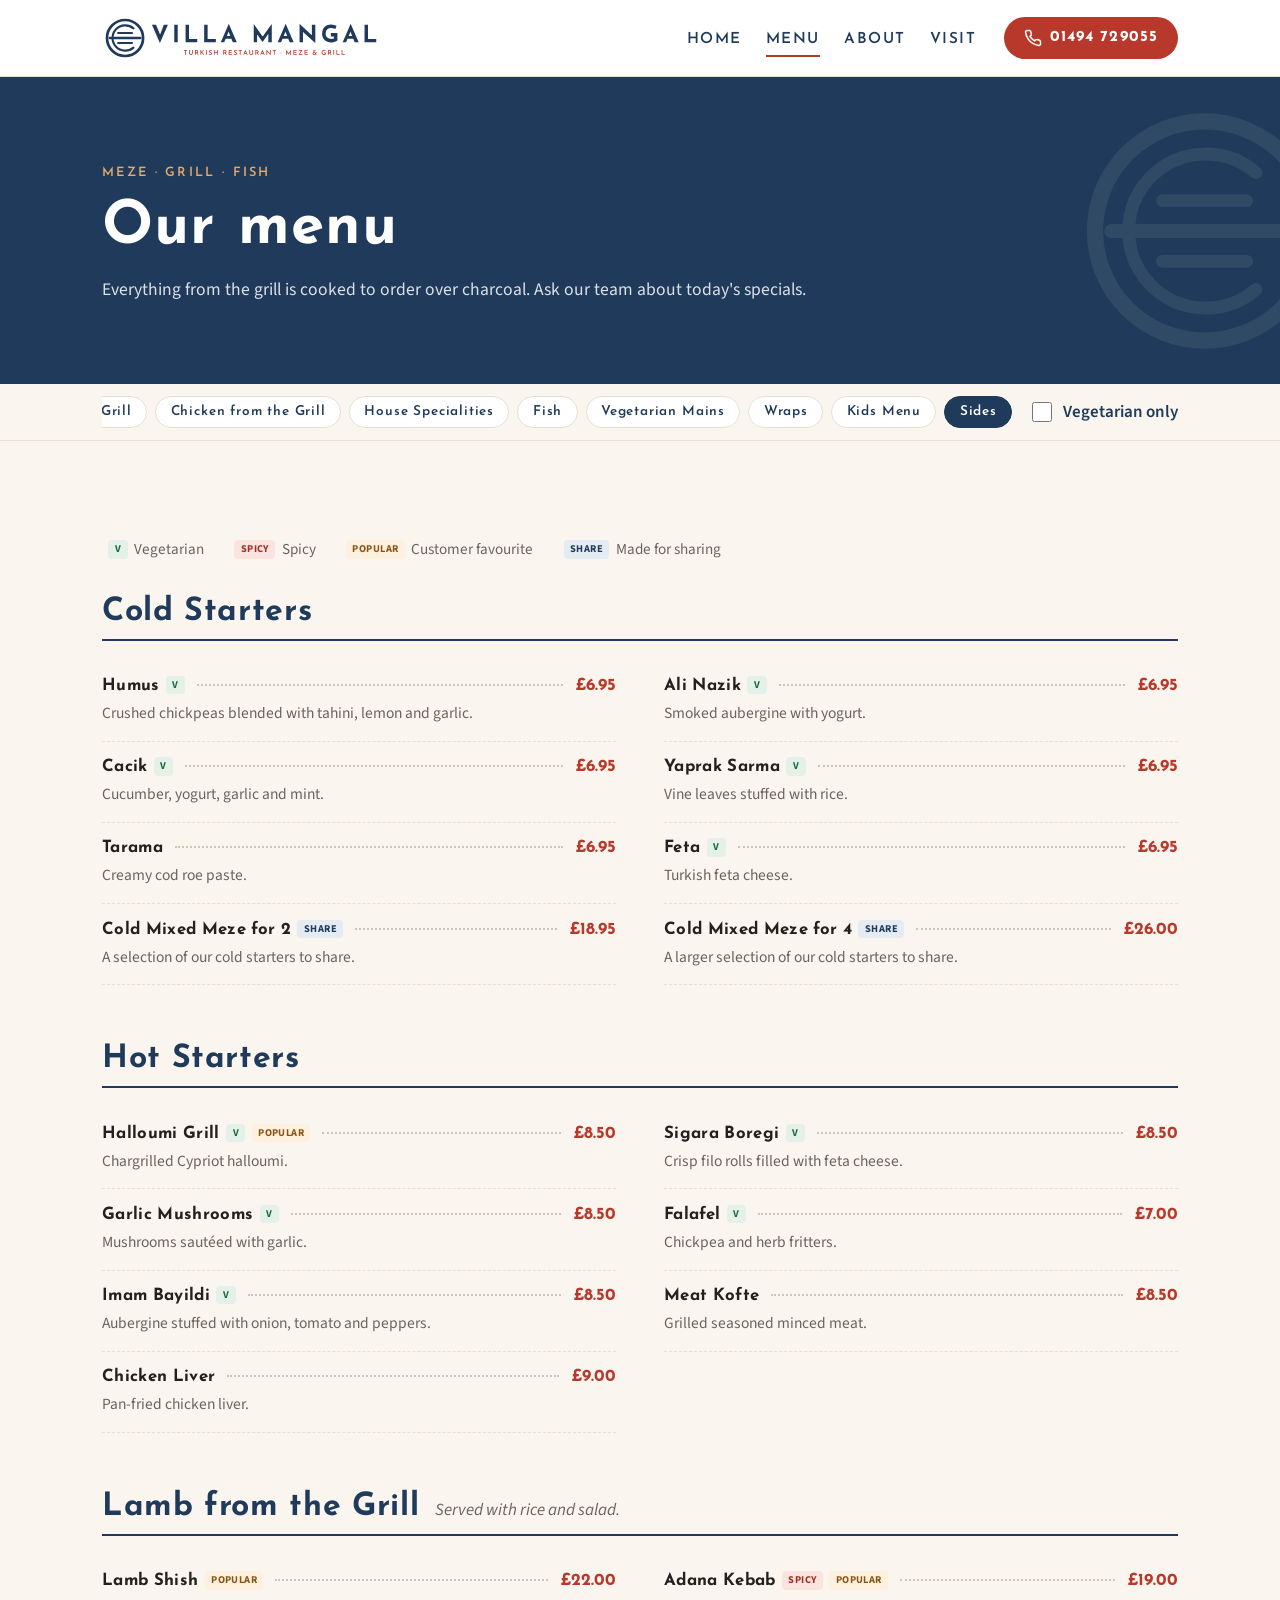
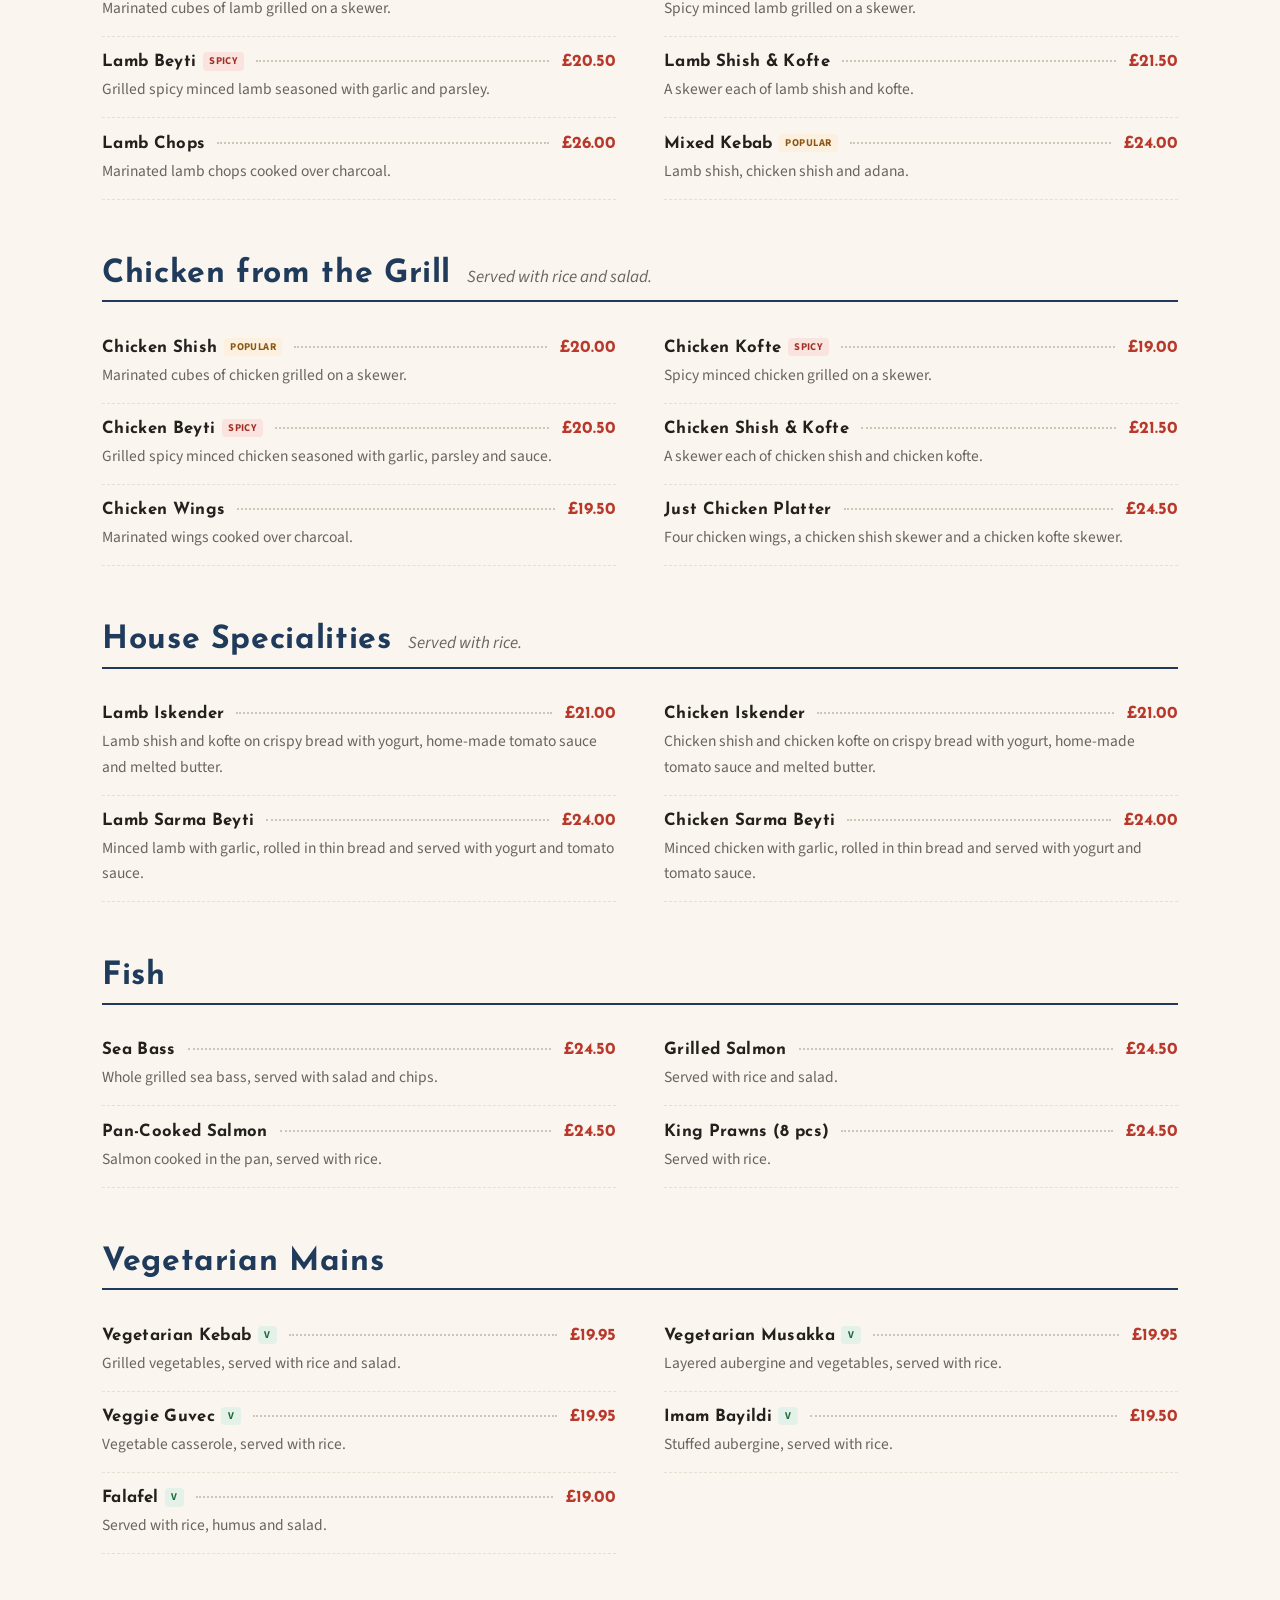
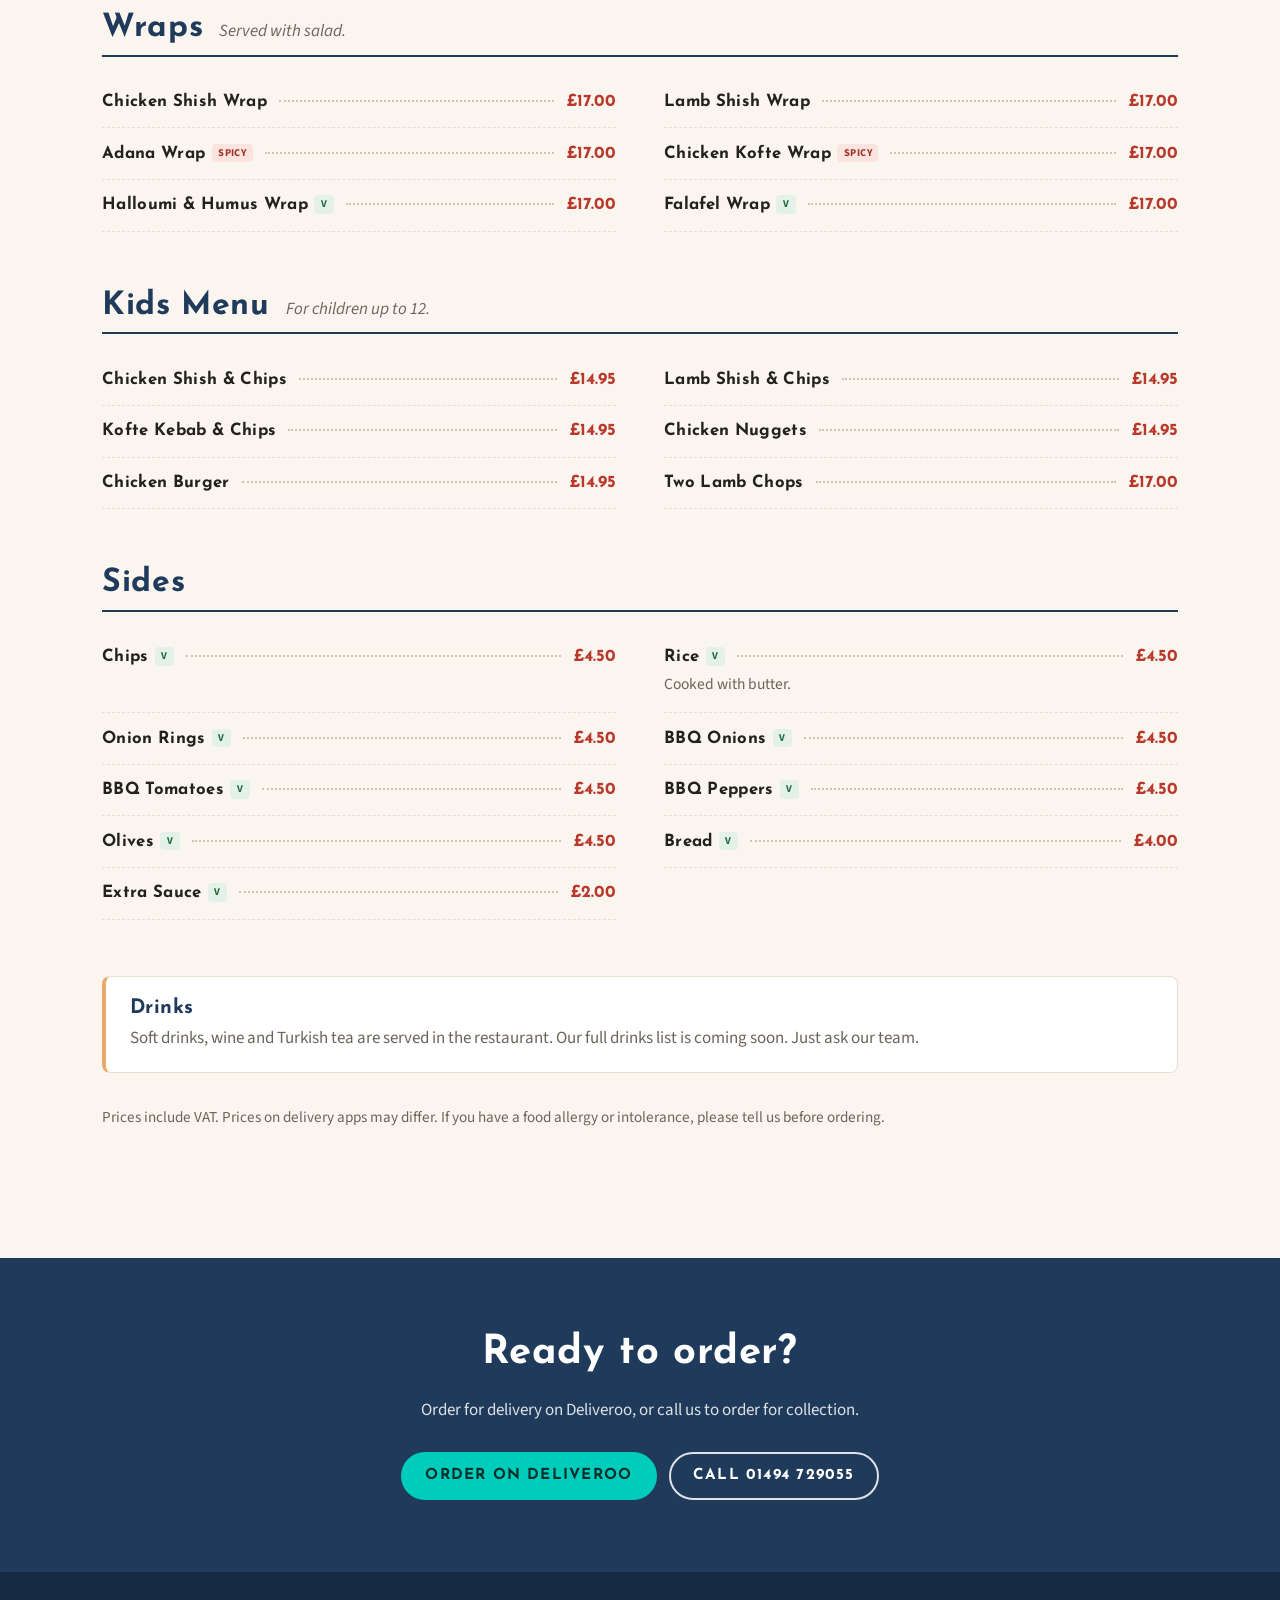
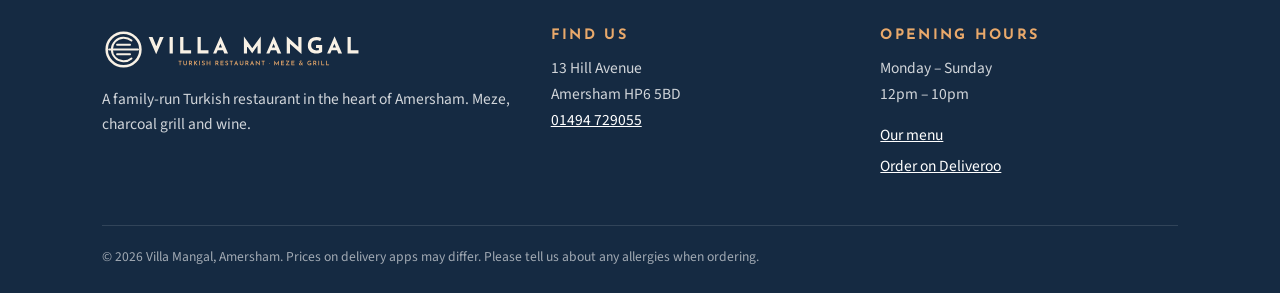
<file: menu.html>
<!doctype html>
<html lang="en-GB">
<head>
  <meta charset="utf-8">
  <meta name="viewport" content="width=device-width, initial-scale=1">
  <title>Menu | Villa Mangal, Amersham</title>
  <meta name="description" content="The full Villa Mangal menu: cold and hot meze, charcoal-grilled lamb and chicken, house specialities, fish, vegetarian dishes, wraps, kids meals and sides.">
  <meta name="theme-color" content="#1f3a5a">
  <meta property="og:type" content="website">
  <meta property="og:title" content="Menu | Villa Mangal, Amersham">
  <meta property="og:description" content="The full Villa Mangal menu: cold and hot meze, charcoal-grilled lamb and chicken, house specialities, fish, vegetarian dishes, wraps, kids meals and sides.">
  <meta property="og:image" content="assets/img/og-image.jpg">
  <link rel="icon" href="assets/img/favicon.svg" type="image/svg+xml">
  <link rel="icon" href="assets/img/favicon-32.png" sizes="32x32" type="image/png">
  <link rel="apple-touch-icon" href="assets/img/apple-touch-icon.png">
  <link rel="preconnect" href="https://fonts.googleapis.com">
  <link rel="preconnect" href="https://fonts.gstatic.com" crossorigin>
  <link rel="stylesheet" href="https://fonts.googleapis.com/css2?family=Josefin+Sans:wght@600;700&family=Source+Sans+3:ital,wght@0,400;0,600;1,400&display=swap">
  <link rel="stylesheet" href="assets/css/style.css">
</head>
<body>
  <a class="skip-link" href="#main">Skip to content</a>

  <header class="site-header">
    <div class="wrap header-inner">
      <a class="brand" href="index.html" aria-label="Villa Mangal home">
        <img src="assets/img/logo.svg" alt="Villa Mangal — Turkish Restaurant, Meze &amp; Grill" width="277" height="46">
      </a>
      <button class="nav-toggle" type="button" aria-expanded="false" aria-controls="site-nav" aria-label="Open navigation">
        <svg viewBox="0 0 24 24" fill="none" stroke="currentColor" stroke-width="2" stroke-linecap="round" aria-hidden="true"><path d="M4 7h16M4 12h16M4 17h16"/></svg>
      </button>
      <nav id="site-nav" class="nav" aria-label="Main">
        <ul class="nav-links">
          <li><a href="index.html">Home</a></li>
          <li><a href="menu.html" aria-current="page">Menu</a></li>
          <li><a href="about.html">About</a></li>
          <li><a href="contact.html">Visit</a></li>
        </ul>
        <a class="btn btn-primary" href="tel:+441494729055">
          <svg viewBox="0 0 24 24" fill="none" stroke="currentColor" stroke-width="2" stroke-linecap="round" stroke-linejoin="round" aria-hidden="true"><path d="M22 16.9v3a2 2 0 0 1-2.2 2 19.8 19.8 0 0 1-8.6-3.1 19.5 19.5 0 0 1-6-6A19.8 19.8 0 0 1 2.1 4.2 2 2 0 0 1 4.1 2h3a2 2 0 0 1 2 1.7c.1.9.4 1.8.7 2.7a2 2 0 0 1-.5 2.1L8 9.8a16 16 0 0 0 6 6l1.3-1.3a2 2 0 0 1 2.1-.4c.9.3 1.8.6 2.7.7a2 2 0 0 1 1.7 2z"/></svg>
          01494 729055
        </a>
      </nav>
    </div>
  </header>

  <main id="main">
    <section class="page-hero">
      <div class="wrap">
        <span class="eyebrow">Meze · Grill · Fish</span>
        <h1>Our menu</h1>
        <p>Everything from the grill is cooked to order over charcoal. Ask our team about today's specials.</p>
      </div>
    </section>

    <div class="menu-toolbar">
      <div class="wrap menu-toolbar-inner">
        <ul class="menu-jump" id="menu-jump" aria-label="Menu sections"></ul>
        <label class="veg-toggle"><input type="checkbox" id="veg-only"> Vegetarian only</label>
      </div>
    </div>

    <section class="section">
      <div class="wrap">
        <div class="menu-legend" aria-label="Key">
          <span><span class="tag tag-v">V</span> Vegetarian</span>
          <span><span class="tag tag-spicy">Spicy</span> Spicy</span>
          <span><span class="tag tag-popular">Popular</span> Customer favourite</span>
          <span><span class="tag tag-share">Share</span> Made for sharing</span>
        </div>
        <div id="menu-root" aria-live="polite">
          <p class="menu-empty">Loading menu…</p>
          <noscript><p>Please enable JavaScript to see our menu, view it on <a href="https://deliveroo.co.uk/menu/london/amersham/villa-mangal">Deliveroo</a> or call 01494 729055.</p></noscript>
        </div>
        <div class="menu-note">
          <h3>Drinks</h3>
          <p>Soft drinks, wine and Turkish tea are served in the restaurant. Our full drinks list is coming soon. Just ask our team.</p>
        </div>
        <p class="menu-legend" style="margin-top:2rem">Prices include VAT. Prices on delivery apps may differ. If you have a food allergy or intolerance, please tell us before ordering.</p>
      </div>
    </section>

    <section class="cta-band">
      <div class="wrap">
        <h2>Ready to order?</h2>
        <p>Order for delivery on Deliveroo, or call us to order for collection.</p>
        <div class="btn-row">
          <a class="btn btn-deliveroo" href="https://deliveroo.co.uk/menu/london/amersham/villa-mangal" target="_blank" rel="noopener">Order on Deliveroo</a>
          <a class="btn btn-light" href="tel:+441494729055">Call 01494 729055</a>
        </div>
      </div>
    </section>
  </main>

  <footer class="site-footer">
    <div class="wrap">
      <div class="footer-grid">
        <div>
          <img class="footer-logo" src="assets/img/logo-light.svg" alt="Villa Mangal" width="260" height="43" loading="lazy">
          <p>A family-run Turkish restaurant in the heart of Amersham. Meze, charcoal grill and wine.</p>
        </div>
        <div>
          <h2>Find us</h2>
          <address>13 Hill Avenue<br>Amersham HP6 5BD</address>
          <p><a href="tel:+441494729055">01494 729055</a></p>
        </div>
        <div>
          <h2>Opening hours</h2>
          <p>Monday – Sunday<br>12pm – 10pm</p>
          <ul>
            <li><a href="menu.html">Our menu</a></li>
            <li><a href="https://deliveroo.co.uk/menu/london/amersham/villa-mangal" target="_blank" rel="noopener">Order on Deliveroo</a></li>
          </ul>
        </div>
      </div>
      <div class="footer-bottom">
        © <span data-year>2026</span> Villa Mangal, Amersham. Prices on delivery apps may differ. Please tell us about any allergies when ordering.
      </div>
    </div>
  </footer>

  <div class="action-bar">
    <a class="btn btn-primary" href="tel:+441494729055">Call</a>
    <a class="btn btn-deliveroo" href="https://deliveroo.co.uk/menu/london/amersham/villa-mangal" target="_blank" rel="noopener">Order</a>
  </div>

  <script src="assets/js/main.js" defer></script>
  <script src="assets/js/menu.js" defer></script>
</body>
</html>
</file>
<file: assets/css/style.css>
/* Villa Mangal — site styles */

:root {
  --navy: #1f3a5a;
  --navy-deep: #152a42;
  --wine: #6e1f2b;
  --red: #b8392b;
  --saffron: #e9a96b;
  --cream: #faf6ef;
  --paper: #ffffff;
  --ink: #23201d;
  --muted: #6b645c;
  --line: #e7dfd2;

  --font-head: "Josefin Sans", "Futura", "Century Gothic", sans-serif;
  --font-body: "Source Sans 3", "Segoe UI", system-ui, sans-serif;

  --radius: 14px;
  --shadow: 0 10px 30px rgba(21, 42, 66, 0.12);
  --wrap: 1140px;
  --gutter: clamp(16px, 4vw, 32px);
  --header-h: 76px;
}

*,
*::before,
*::after {
  box-sizing: border-box;
}

html {
  scroll-behavior: smooth;
  scroll-padding-top: calc(var(--header-h) + 64px);
}

body {
  margin: 0;
  background: var(--cream);
  color: var(--ink);
  font: 400 1.0625rem/1.65 var(--font-body);
  -webkit-font-smoothing: antialiased;
}

img {
  display: block;
  max-width: 100%;
  height: auto;
}

a {
  color: var(--red);
}

h1,
h2,
h3 {
  font-family: var(--font-head);
  font-weight: 700;
  line-height: 1.15;
  color: var(--navy);
  margin: 0 0 0.5em;
  letter-spacing: 0.02em;
}

h1 {
  font-size: clamp(2.2rem, 5.5vw, 3.75rem);
}

h2 {
  font-size: clamp(1.75rem, 3.5vw, 2.5rem);
}

h3 {
  font-size: 1.25rem;
}

p {
  margin: 0 0 1em;
}

.wrap {
  width: 100%;
  max-width: var(--wrap);
  margin: 0 auto;
  padding: 0 var(--gutter);
}

.eyebrow {
  display: inline-block;
  font: 600 0.8rem/1 var(--font-head);
  letter-spacing: 0.18em;
  text-transform: uppercase;
  color: var(--red);
  margin-bottom: 0.9rem;
}

.skip-link {
  position: absolute;
  left: -9999px;
  top: 0;
  z-index: 100;
  background: var(--navy);
  color: #fff;
  padding: 0.75rem 1rem;
}

.skip-link:focus {
  left: 1rem;
}

:focus-visible {
  outline: 3px solid var(--saffron);
  outline-offset: 2px;
}

/* Buttons */

.btn {
  display: inline-flex;
  align-items: center;
  justify-content: center;
  gap: 0.5rem;
  min-height: 48px;
  padding: 0.75rem 1.4rem;
  border-radius: 999px;
  border: 2px solid transparent;
  font: 700 0.95rem/1 var(--font-head);
  letter-spacing: 0.08em;
  text-transform: uppercase;
  text-decoration: none;
  cursor: pointer;
  transition: background-color 0.2s, color 0.2s, border-color 0.2s, transform 0.2s;
}

.btn:hover {
  transform: translateY(-1px);
}

.btn svg {
  width: 18px;
  height: 18px;
  flex: none;
}

.btn-primary {
  background: var(--red);
  color: #fff;
}

.btn-primary:hover {
  background: #9e2f23;
}

.btn-deliveroo {
  background: #00ccbc;
  color: #002f2b;
}

.btn-deliveroo:hover {
  background: #00b3a5;
}

.btn-outline {
  border-color: currentColor;
  color: var(--navy);
  background: transparent;
}

.btn-outline:hover {
  background: var(--navy);
  border-color: var(--navy);
  color: #fff;
}

.btn-light {
  border-color: rgba(255, 255, 255, 0.85);
  color: #fff;
  background: transparent;
}

.btn-light:hover {
  background: #fff;
  color: var(--navy);
}

.btn-row {
  display: flex;
  flex-wrap: wrap;
  gap: 0.75rem;
}

/* Header */

.site-header {
  position: sticky;
  top: 0;
  z-index: 50;
  background: rgba(255, 255, 255, 0.96);
  backdrop-filter: blur(8px);
  border-bottom: 1px solid var(--line);
}

.header-inner {
  display: flex;
  align-items: center;
  justify-content: space-between;
  gap: 1rem;
  height: var(--header-h);
}

.brand img {
  height: 46px;
  width: auto;
}

.nav {
  display: flex;
  align-items: center;
  gap: 1.75rem;
}

.nav-links {
  display: flex;
  gap: 1.5rem;
  list-style: none;
  margin: 0;
  padding: 0;
}

.nav-links a {
  font: 600 0.95rem/1 var(--font-head);
  letter-spacing: 0.1em;
  text-transform: uppercase;
  color: var(--navy);
  text-decoration: none;
  padding: 0.5rem 0;
  border-bottom: 2px solid transparent;
}

.nav-links a:hover,
.nav-links a[aria-current="page"] {
  border-bottom-color: var(--red);
}

.nav .btn {
  min-height: 42px;
  padding: 0.6rem 1.1rem;
}

.nav-toggle {
  display: none;
  background: none;
  border: 0;
  width: 48px;
  height: 48px;
  margin-right: -10px;
  color: var(--navy);
  cursor: pointer;
}

.nav-toggle svg {
  width: 28px;
  height: 28px;
}

@media (max-width: 900px) {
  .brand img {
    height: 38px;
  }

  .nav-toggle {
    display: inline-flex;
    align-items: center;
    justify-content: center;
  }

  .nav {
    position: absolute;
    top: var(--header-h);
    left: 0;
    right: 0;
    flex-direction: column;
    align-items: stretch;
    gap: 1rem;
    padding: 1rem var(--gutter) 1.5rem;
    background: #fff;
    border-bottom: 1px solid var(--line);
    box-shadow: var(--shadow);
    display: none;
  }

  .nav.is-open {
    display: flex;
  }

  .nav-links {
    flex-direction: column;
    gap: 0;
  }

  .nav-links a {
    display: block;
    padding: 1rem 0;
    border-bottom: 1px solid var(--line);
  }

  .nav-links a[aria-current="page"] {
    color: var(--red);
    border-bottom-color: var(--line);
  }
}

/* Open-now badge */

.status {
  display: inline-flex;
  align-items: center;
  gap: 0.5rem;
  font-weight: 600;
  font-size: 0.95rem;
}

.status::before {
  content: "";
  width: 10px;
  height: 10px;
  border-radius: 50%;
  background: var(--muted);
}

.status.is-open::before {
  background: #2e9e5b;
  box-shadow: 0 0 0 4px rgba(46, 158, 91, 0.2);
}

.status.is-closed::before {
  background: var(--red);
}

/* Hero */

.hero {
  position: relative;
  color: #fff;
  background: var(--navy-deep);
  overflow: hidden;
}

.hero-media {
  position: absolute;
  inset: 0;
}

.hero-media img {
  width: 100%;
  height: 100%;
  object-fit: cover;
  object-position: center 60%;
}

.hero::after {
  content: "";
  position: absolute;
  inset: 0;
  background: linear-gradient(90deg, rgba(15, 28, 44, 0.92) 0%, rgba(15, 28, 44, 0.75) 45%, rgba(15, 28, 44, 0.25) 100%);
}

.hero-content {
  position: relative;
  z-index: 1;
  padding: clamp(4.5rem, 12vw, 9rem) 0;
  max-width: 620px;
}

.hero h1 {
  color: #fff;
}

.hero .eyebrow {
  color: var(--saffron);
}

.hero-lead {
  font-size: 1.2rem;
  color: rgba(255, 255, 255, 0.88);
  max-width: 34em;
  margin-bottom: 2rem;
}

.hero .status {
  margin-top: 1.75rem;
  color: rgba(255, 255, 255, 0.9);
}

@media (max-width: 700px) {
  .hero::after {
    background: linear-gradient(180deg, rgba(15, 28, 44, 0.6) 0%, rgba(15, 28, 44, 0.92) 70%);
  }
}

.page-hero {
  background: var(--navy);
  color: #fff;
  padding: clamp(3rem, 8vw, 5rem) 0;
  position: relative;
  overflow: hidden;
}

.page-hero h1 {
  color: #fff;
  margin: 0;
}

.page-hero p {
  color: rgba(255, 255, 255, 0.85);
  margin: 0.75rem 0 0;
  max-width: 40em;
  font-size: 1.1rem;
}

.page-hero .eyebrow {
  color: var(--saffron);
}

.page-hero::after {
  content: "";
  position: absolute;
  right: -60px;
  top: 50%;
  width: 280px;
  height: 280px;
  transform: translateY(-50%);
  background: url("../img/logo-mark-light.svg") center / contain no-repeat;
  opacity: 0.08;
}

/* Facts strip */

.facts {
  background: var(--wine);
  color: #fff;
}

.facts ul {
  list-style: none;
  margin: 0;
  padding: 1rem 0;
  display: flex;
  flex-wrap: wrap;
  justify-content: center;
  gap: 0.5rem 2.5rem;
  font: 600 0.9rem/1.4 var(--font-head);
  letter-spacing: 0.12em;
  text-transform: uppercase;
}

.facts li {
  display: flex;
  align-items: center;
  gap: 0.5rem;
}

.facts .star {
  color: var(--saffron);
}

/* Sections */

.section {
  padding: clamp(3.5rem, 8vw, 6rem) 0;
}

.section-alt {
  background: var(--paper);
}

.section-head {
  max-width: 640px;
  margin-bottom: 2.5rem;
}

.section-head.center {
  margin-left: auto;
  margin-right: auto;
  text-align: center;
}

.lead {
  font-size: 1.15rem;
  color: var(--muted);
}

.split {
  display: grid;
  grid-template-columns: 1fr 1fr;
  gap: clamp(2rem, 5vw, 4rem);
  align-items: center;
}

.split-media img {
  border-radius: var(--radius);
  box-shadow: var(--shadow);
  aspect-ratio: 4 / 5;
  object-fit: cover;
  width: 100%;
}

@media (max-width: 800px) {
  .split {
    grid-template-columns: 1fr;
  }

  .split-media {
    order: -1;
  }

  .split-media img {
    aspect-ratio: 4 / 3;
  }
}

/* Dish cards */

.cards {
  display: grid;
  grid-template-columns: repeat(3, 1fr);
  gap: 1.25rem;
}

@media (max-width: 900px) {
  .cards {
    grid-template-columns: repeat(2, 1fr);
  }
}

@media (max-width: 560px) {
  .cards {
    grid-template-columns: 1fr;
  }
}

.card {
  background: var(--paper);
  border: 1px solid var(--line);
  border-radius: var(--radius);
  padding: 1.5rem;
  display: flex;
  flex-direction: column;
  gap: 0.4rem;
  transition: box-shadow 0.2s, transform 0.2s;
}

.card:hover {
  box-shadow: var(--shadow);
  transform: translateY(-2px);
}

.section-alt .card {
  background: var(--cream);
}

.card h3 {
  margin: 0;
}

.card p {
  margin: 0;
  color: var(--muted);
  font-size: 0.98rem;
  flex: 1;
}

.card .price {
  font: 700 1.15rem/1 var(--font-head);
  color: var(--red);
  margin-top: 0.6rem;
}

.center-cta {
  text-align: center;
  margin-top: 2.5rem;
}

/* Feature tiles (meze / veg / kids) */

.tiles {
  display: grid;
  grid-template-columns: repeat(3, 1fr);
  gap: 1.25rem;
}

.tile {
  background: var(--navy);
  color: #fff;
  border-radius: var(--radius);
  padding: 2rem;
}

.tile:nth-child(2) {
  background: var(--wine);
}

.tile:nth-child(3) {
  background: var(--navy-deep);
}

.tile h3 {
  color: #fff;
}

.tile p {
  color: rgba(255, 255, 255, 0.85);
}

.tile a {
  color: var(--saffron);
  font: 700 0.9rem/1 var(--font-head);
  letter-spacing: 0.1em;
  text-transform: uppercase;
  text-decoration: none;
}

.tile a:hover {
  text-decoration: underline;
}

@media (max-width: 900px) {
  .tiles {
    grid-template-columns: 1fr;
  }
}

/* Gallery */

.gallery {
  display: grid;
  grid-template-columns: repeat(3, 1fr);
  gap: 1rem;
}

.gallery img {
  border-radius: var(--radius);
  aspect-ratio: 3 / 4;
  object-fit: cover;
  width: 100%;
}

@media (max-width: 700px) {
  .gallery {
    grid-template-columns: 1fr 1fr;
  }

  .gallery figure:first-child {
    grid-column: 1 / -1;
  }

  .gallery figure:first-child img {
    aspect-ratio: 4 / 3;
  }
}

figure {
  margin: 0;
}

/* Visit / info blocks */

.info-grid {
  display: grid;
  grid-template-columns: 1fr 1fr;
  gap: clamp(1.5rem, 4vw, 3rem);
  align-items: start;
}

@media (max-width: 800px) {
  .info-grid {
    grid-template-columns: 1fr;
  }
}

.info-block {
  margin-bottom: 1.75rem;
}

.info-block h3 {
  font-size: 0.95rem;
  letter-spacing: 0.14em;
  text-transform: uppercase;
  color: var(--red);
  margin-bottom: 0.4rem;
}

.info-block address {
  font-style: normal;
}

.info-block a {
  color: var(--navy);
  font-weight: 600;
}

.hours {
  width: 100%;
  max-width: 340px;
  border-collapse: collapse;
}

.hours th,
.hours td {
  text-align: left;
  padding: 0.35rem 0;
  border-bottom: 1px solid var(--line);
  font-weight: 400;
}

.hours td {
  text-align: right;
}

.hours tr.is-today th,
.hours tr.is-today td {
  font-weight: 700;
  color: var(--navy);
}

.map {
  border-radius: var(--radius);
  overflow: hidden;
  box-shadow: var(--shadow);
  background: var(--line);
  aspect-ratio: 4 / 3;
}

.map iframe {
  width: 100%;
  height: 100%;
  border: 0;
  display: block;
}

/* Menu page */

.menu-toolbar {
  position: sticky;
  top: var(--header-h);
  z-index: 40;
  background: var(--cream);
  border-bottom: 1px solid var(--line);
}

.menu-toolbar-inner {
  display: flex;
  align-items: center;
  gap: 1rem;
  padding-top: 0.75rem;
  padding-bottom: 0.75rem;
}

.menu-jump {
  position: relative;
  display: flex;
  gap: 0.5rem;
  overflow-x: auto;
  scrollbar-width: none;
  flex: 1;
  min-width: 0;
  margin: 0;
  padding: 0;
  list-style: none;
}

.menu-jump::-webkit-scrollbar {
  display: none;
}

.menu-jump a {
  display: block;
  white-space: nowrap;
  padding: 0.5rem 0.9rem;
  border-radius: 999px;
  border: 1px solid var(--line);
  background: #fff;
  color: var(--navy);
  text-decoration: none;
  font: 600 0.85rem/1 var(--font-head);
  letter-spacing: 0.06em;
}

.menu-jump a:hover,
.menu-jump a.is-active {
  background: var(--navy);
  border-color: var(--navy);
  color: #fff;
}

.veg-toggle {
  display: inline-flex;
  align-items: center;
  gap: 0.5rem;
  white-space: nowrap;
  font-weight: 600;
  color: var(--navy);
  cursor: pointer;
  user-select: none;
}

.veg-toggle input {
  width: 20px;
  height: 20px;
  accent-color: #2e7d4f;
}

@media (max-width: 640px) {
  .menu-toolbar-inner {
    flex-direction: column;
    align-items: stretch;
    gap: 0.6rem;
  }
}

.menu-legend {
  display: flex;
  flex-wrap: wrap;
  gap: 0.5rem 1.5rem;
  color: var(--muted);
  font-size: 0.95rem;
  margin-bottom: 2rem;
}

.menu-legend span {
  display: inline-flex;
  align-items: center;
  gap: 0.4rem;
}

.menu-category {
  margin-bottom: 3.5rem;
}

.menu-category[hidden] {
  display: none;
}

.menu-category-head {
  display: flex;
  align-items: baseline;
  flex-wrap: wrap;
  gap: 0.25rem 1rem;
  border-bottom: 2px solid var(--navy);
  padding-bottom: 0.5rem;
  margin-bottom: 1.25rem;
}

.menu-category-head h2 {
  margin: 0;
  font-size: clamp(1.5rem, 3vw, 2rem);
}

.menu-category-head p {
  margin: 0;
  color: var(--muted);
  font-style: italic;
}

.menu-items {
  list-style: none;
  margin: 0;
  padding: 0;
  display: grid;
  grid-template-columns: 1fr 1fr;
  gap: 0 3rem;
}

@media (max-width: 760px) {
  .menu-items {
    grid-template-columns: 1fr;
  }
}

.menu-item {
  padding: 0.9rem 0;
  border-bottom: 1px dashed var(--line);
}

.menu-item[hidden] {
  display: none;
}

.menu-item-top {
  display: flex;
  align-items: baseline;
  gap: 0.75rem;
}

.menu-item-name {
  font: 700 1.05rem/1.3 var(--font-head);
  color: var(--ink);
  letter-spacing: 0.02em;
}

.menu-item-dots {
  flex: 1;
  border-bottom: 2px dotted #cfc5b5;
  transform: translateY(-4px);
  min-width: 1rem;
}

.menu-item-price {
  font: 700 1.05rem/1 var(--font-head);
  color: var(--red);
  white-space: nowrap;
}

.menu-item-desc {
  margin: 0.25rem 0 0;
  color: var(--muted);
  font-size: 0.97rem;
}

.tag {
  display: inline-flex;
  align-items: center;
  justify-content: center;
  font: 700 0.65rem/1 var(--font-body);
  letter-spacing: 0.04em;
  text-transform: uppercase;
  border-radius: 4px;
  padding: 0.25rem 0.4rem;
  margin-left: 0.4rem;
  vertical-align: 2px;
}

.tag-v {
  background: #e3f1e8;
  color: #1f6a3d;
}

.tag-spicy {
  background: #fbe4df;
  color: #9e2f23;
}

.tag-popular {
  background: #fdf0de;
  color: #8a5513;
}

.tag-share {
  background: #e4ebf3;
  color: var(--navy);
}

.menu-note {
  background: var(--paper);
  border: 1px solid var(--line);
  border-left: 4px solid var(--saffron);
  border-radius: 8px;
  padding: 1.25rem 1.5rem;
  color: var(--muted);
}

.menu-note h3 {
  margin-bottom: 0.25rem;
}

.menu-note p:last-child {
  margin-bottom: 0;
}

.menu-empty {
  color: var(--muted);
}

/* CTA band */

.cta-band {
  background: var(--navy);
  color: #fff;
  text-align: center;
  padding: clamp(3rem, 7vw, 4.5rem) 0;
}

.cta-band h2 {
  color: #fff;
}

.cta-band p {
  color: rgba(255, 255, 255, 0.85);
  max-width: 36em;
  margin: 0 auto 1.75rem;
}

.cta-band .btn-row {
  justify-content: center;
}

/* Footer */

.site-footer {
  background: var(--navy-deep);
  color: rgba(255, 255, 255, 0.8);
  padding: 3.5rem 0 1.5rem;
  font-size: 0.97rem;
}

.footer-grid {
  display: grid;
  grid-template-columns: 1.4fr 1fr 1fr;
  gap: 2rem;
}

@media (max-width: 800px) {
  .footer-grid {
    grid-template-columns: 1fr;
  }
}

.footer-logo {
  width: 260px;
  max-width: 100%;
  margin-bottom: 1rem;
}

.site-footer h2 {
  font-size: 0.9rem;
  letter-spacing: 0.16em;
  text-transform: uppercase;
  color: var(--saffron);
  margin-bottom: 0.75rem;
}

.site-footer address {
  font-style: normal;
}

.site-footer a {
  color: #fff;
}

.site-footer ul {
  list-style: none;
  margin: 0;
  padding: 0;
}

.site-footer li {
  margin-bottom: 0.35rem;
}

.footer-bottom {
  border-top: 1px solid rgba(255, 255, 255, 0.12);
  margin-top: 2.5rem;
  padding-top: 1.25rem;
  font-size: 0.85rem;
  color: rgba(255, 255, 255, 0.6);
}

/* Mobile action bar */

.action-bar {
  display: none;
}

@media (max-width: 700px) {
  body {
    padding-bottom: 72px;
  }

  .action-bar {
    display: grid;
    grid-template-columns: 1fr 1fr;
    gap: 0.5rem;
    position: fixed;
    left: 0;
    right: 0;
    bottom: 0;
    z-index: 60;
    padding: 0.6rem 0.75rem calc(0.6rem + env(safe-area-inset-bottom));
    background: #fff;
    border-top: 1px solid var(--line);
    box-shadow: 0 -6px 20px rgba(21, 42, 66, 0.1);
  }

  .action-bar .btn {
    width: 100%;
    padding-left: 0.5rem;
    padding-right: 0.5rem;
  }
}

/* 404 */

.not-found {
  text-align: center;
  padding: clamp(4rem, 12vw, 8rem) 0;
}

.not-found img {
  width: 120px;
  margin: 0 auto 1.5rem;
}

.not-found .btn-row {
  justify-content: center;
}

@media (prefers-reduced-motion: reduce) {
  html {
    scroll-behavior: auto;
  }

  .btn,
  .card {
    transition: none;
  }
}

.visually-hidden {
  position: absolute;
  width: 1px;
  height: 1px;
  padding: 0;
  margin: -1px;
  overflow: hidden;
  clip: rect(0 0 0 0);
  white-space: nowrap;
  border: 0;
}
</file>
